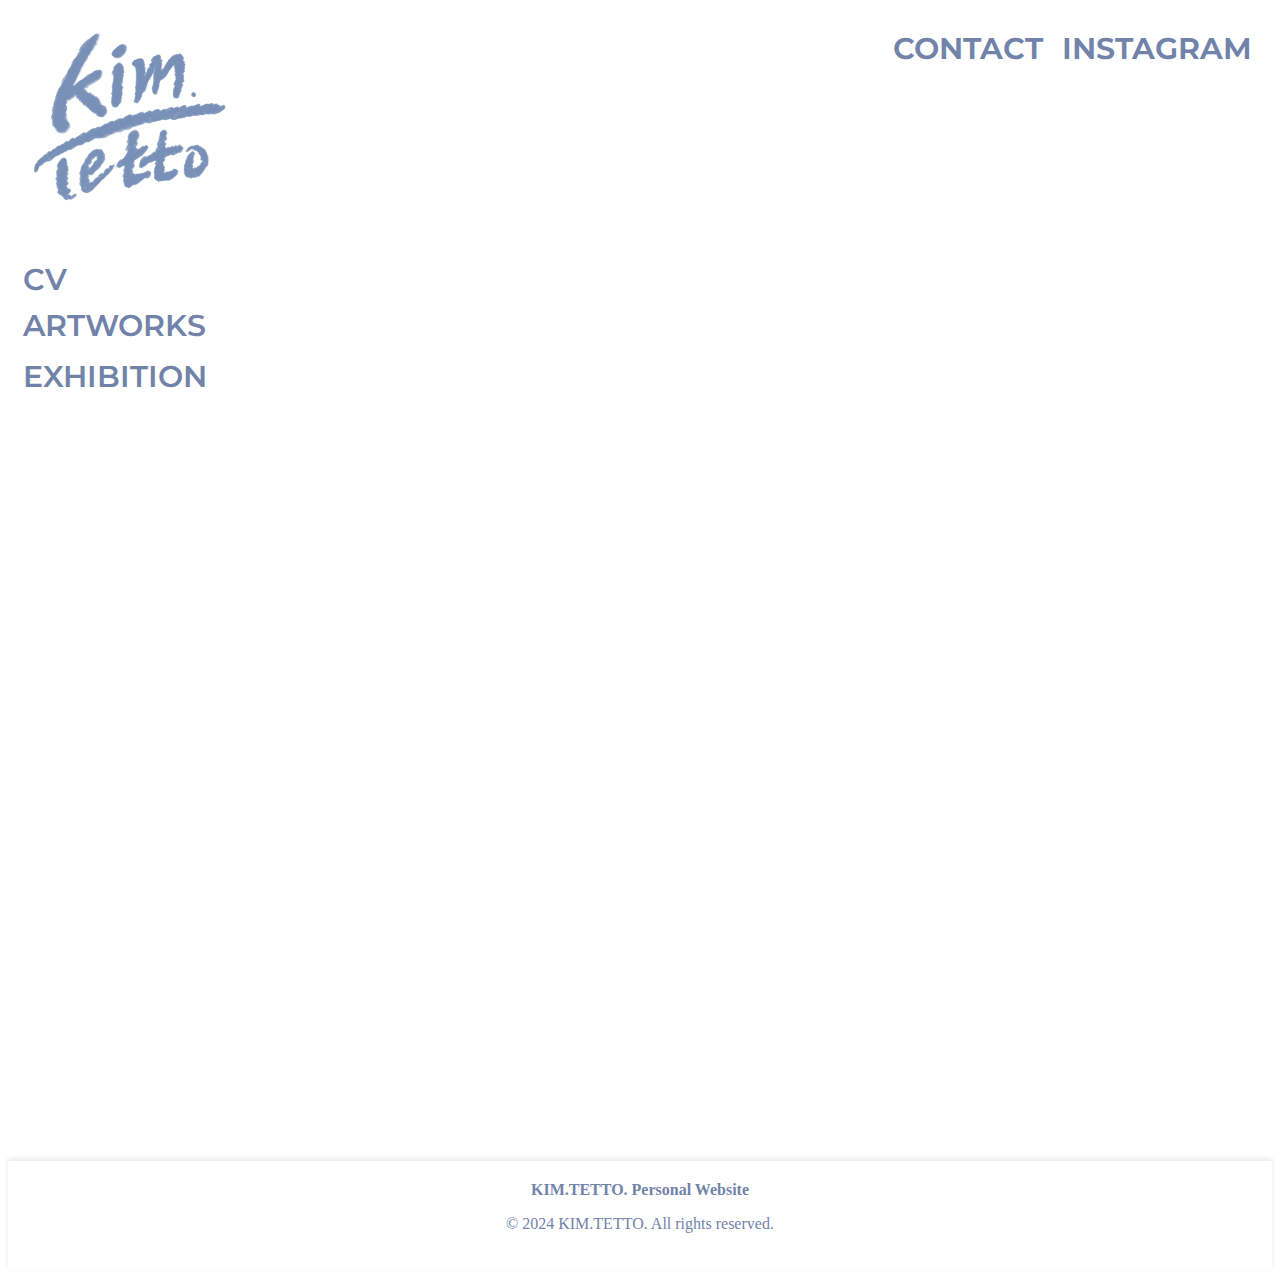
<file: index.html>
<!DOCTYPE html>
<html lang="ko">
<head>
    <meta charset="UTF-8">
    <meta name="viewport" content="width=device-width, initial-scale=1.0">
    <title>.KIM.TETTO</title>
    
    <link rel="stylesheet" type="text/css" href="style.css">
    <link href="https://fonts.googleapis.com/css2?family=Montserrat:ital,wght@0,100..900;1,100..900&display=swap" rel="stylesheet">
    <link href="https://fonts.googleapis.com/css2?family=Montserrat:ital,wght@0,100..900;1,100..900&family=Noto+Sans:ital,wght@0,100..900;1,100..900&display=swap" rel="stylesheet">

<!-- 타이틀 아이콘 추가 -->
  <link rel="icon" href="logo.png" type="image/x-icon">

</head>

<body>


    <div class="frame">
        
        <nav class="navigator">

            <a href="index.html" class="home-link">
                <img src="logo1.png" alt="KIM.TETTO" class="logo-image">
            </a>
        <ul>
            <li><a class="nav-menu" href="contact.html">CONTACT</a></li>
            <li><a class="nav-menu" href="https://www.instagram.com/kim.tetto/?igsh=MTloZDBwNHRqNmhoNA%3D%3D">INSTAGRAM</a></li>
        </ul>

    </nav>

    </div>

    

    
    <div class="frame1">

        <nav class="navigator1">

            <h5><a href="CV.html" class="nav-link large-font">CV</a></h5>


            <div class="menu-item">
                <!--하위메뉴-->
            <h5><a class="nav-link large-font">ARTWORKS</a></h5>
            <ul class="submenu">
                <li><a href="Illustration.html" class="menu-link">Illustration</a></li>
                <li><a href="Drawings.html" class="menu-link">Drawings</a></li>
            </ul>
        </div>

            <h5><a href="EXHIBITION.html" class="nav-link large-font">EXHIBITION</a></h5>

        </nav>

    

    </div>

    

    <!-- 중앙 배치된 이미지 섹션 -->

    <div class="mainimage">
        <img src="앞면.jpg" alt="Centered Image" class="center-image">
    </div>
</div>


</body>
</html>

<!--footer-->
<footer class="footer">
    <div class="footer-content">
        
             <P1>KIM.TETTO. Personal Website</P1>
        <p>&copy; 2024 KIM.TETTO. All rights reserved.</p>
       
        </div>
    </div>
</footer>
</file>
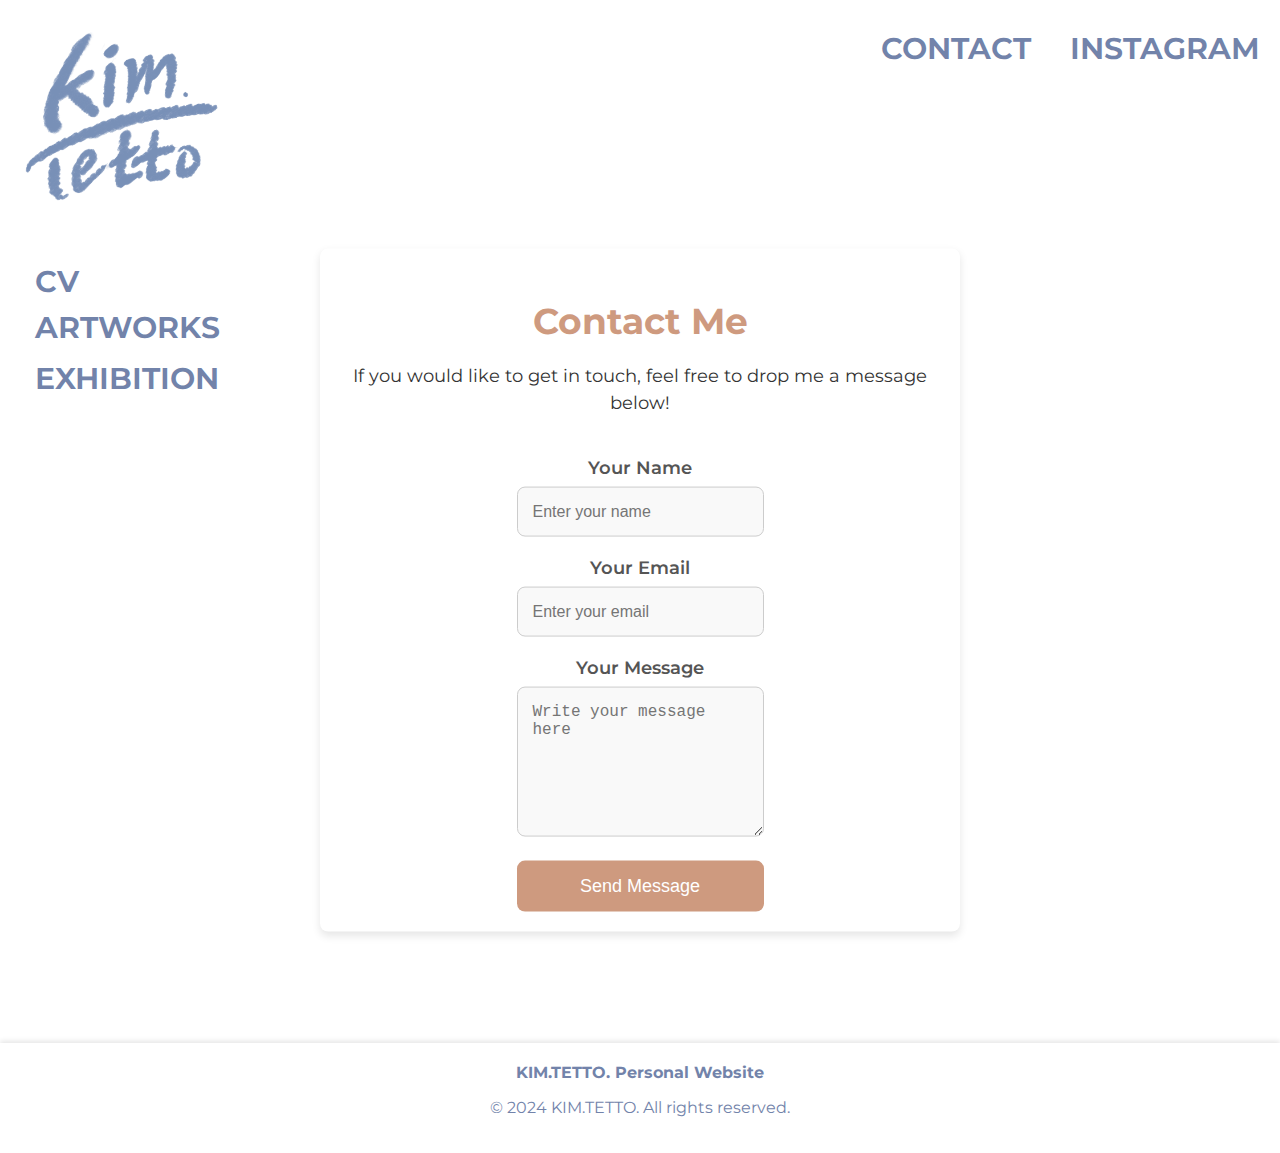
<file: contact.html>
<!DOCTYPE html>
<html lang="ko">
<head>
    <meta charset="UTF-8">
    <meta name="viewport" content="width=device-width, initial-scale=1.0">
    <title>CONTACT</title>
    
    <link rel="stylesheet" type="text/css" href="contact.css">
    <link rel="stylesheet" href="https://cdnjs.cloudflare.com/ajax/libs/font-awesome/6.0.0-beta3/css/all.min.css">
    <link href="https://fonts.googleapis.com/css2?family=Montserrat:ital,wght@0,100..900;1,100..900&display=swap" rel="stylesheet">
    <link href="https://fonts.googleapis.com/css2?family=Montserrat:ital,wght@0,100..900;1,100..900&family=Noto+Sans:ital,wght@0,100..900&display=swap" rel="stylesheet">
    
    <!-- 타이틀 아이콘 추가 -->
  <link rel="icon" href="logo.png" type="image/x-icon">

</head>
<body>
    <!-- 상단 이동 버튼 -->
    <button class="top-button" style="display: none;" onclick="window.scrollTo({top: 0, behavior: 'smooth'})">
        <i class="fas fa-arrow-up"></i>
    </button>

    <!-- 네비게이션 -->
    <div class="frame">
        <nav class="navigator">
            <h3 class="site-name">
                <a href="index.html" class="home-link">
                    <img src="logo1.png" alt="KIM.TETTO" class="logo-image">
                </a>
            </h3>
            <ul>
                <li><a class="nav-menu" href="contact.html">CONTACT</a></li>
                <li><a class="nav-menu" href="https://www.instagram.com/kim.tetto/">INSTAGRAM</a></li>
            </ul>
        </nav>
        <div class="frame1">
            <nav class="navigator1">
                <h5><a href="CV.html" class="nav-link large-font">CV</a></h5>
                <div class="menu-item">
                    <h5><a class="nav-link large-font">ARTWORKS</a></h5>
                    <ul class="submenu">
                        <li><a href="Illustration.html" class="menu-link">Illustration</a></li>
                        <li><a href="Drawings.html" class="menu-link">Drawings</a></li>
                    </ul>
                </div>
                <h5><a href="EXHIBITION.html" class="nav-link large-font">EXHIBITION</a></h5>
            </nav>
        </div>
        
        <!-- 연락 폼 섹션 -->
        <section class="contact-section">
            <div class="contact-info">
                <h2 class="section-title">Contact Me</h2>
                <p>If you would like to get in touch, feel free to drop me a message below!</p>
            </div>
            <div class="contact-form-container">
                <form action="#" method="post" class="contact-form">
                    <div class="form-group">
                        <label for="name">Your Name</label>
                        <input type="text" id="name" name="name" placeholder="Enter your name" required>
                    </div>
                    <div class="form-group">
                        <label for="email">Your Email</label>
                        <input type="email" id="email" name="email" placeholder="Enter your email" required>
                    </div>
                    <div class="form-group">
                        <label for="message">Your Message</label>
                        <textarea id="message" name="message" placeholder="Write your message here" required></textarea>
                    </div>
                    <button type="submit" class="submit-button">Send Message</button>
                </form>
            </div>
        </section>

        <!-- 팝업 메시지 -->
        <div id="popup" class="popup">성공적으로 전송되었습니다.</div>
    </div>

    <!-- 하단 푸터 -->
    <footer class="footer">
        <div class="footer-content">
            <p1>KIM.TETTO. Personal Website</p1>
            <p>&copy; 2024 KIM.TETTO. All rights reserved.</p>
        </div>
    </footer>

    <!-- JavaScript -->
    <script>
        // 폼 제출 후 팝업 표시
        document.querySelector('.contact-form').addEventListener('submit', function(event) {
            event.preventDefault(); // 폼 제출 막기
            const popup = document.getElementById('popup');
            popup.classList.add('show');
            setTimeout(() => {
                popup.classList.remove('show');
            }, 3000);
        });

        // 상단 이동 버튼 표시/숨김
        const topButton = document.querySelector('.top-button');
        window.addEventListener('scroll', () => {
            topButton.style.display = window.scrollY > 200 ? 'flex' : 'none';
        });
    </script>
    
</body>
</html>
</file>
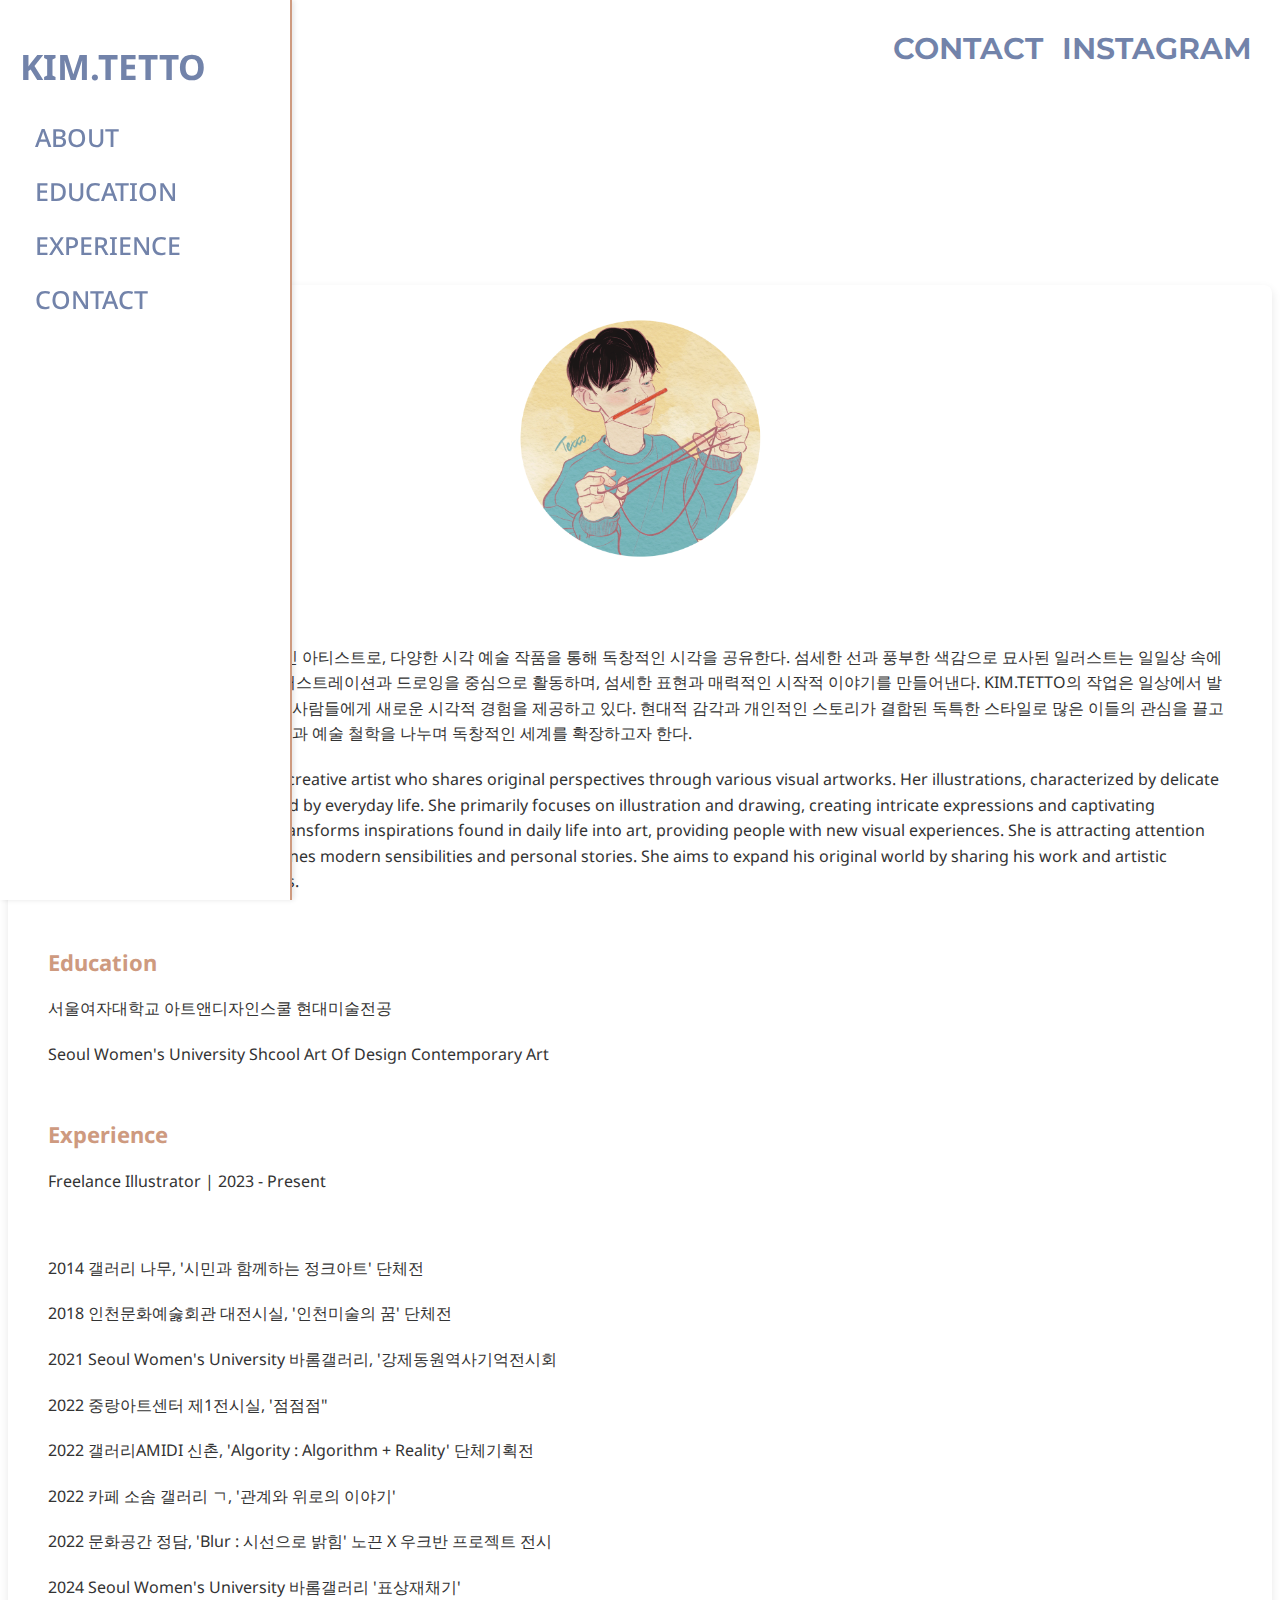
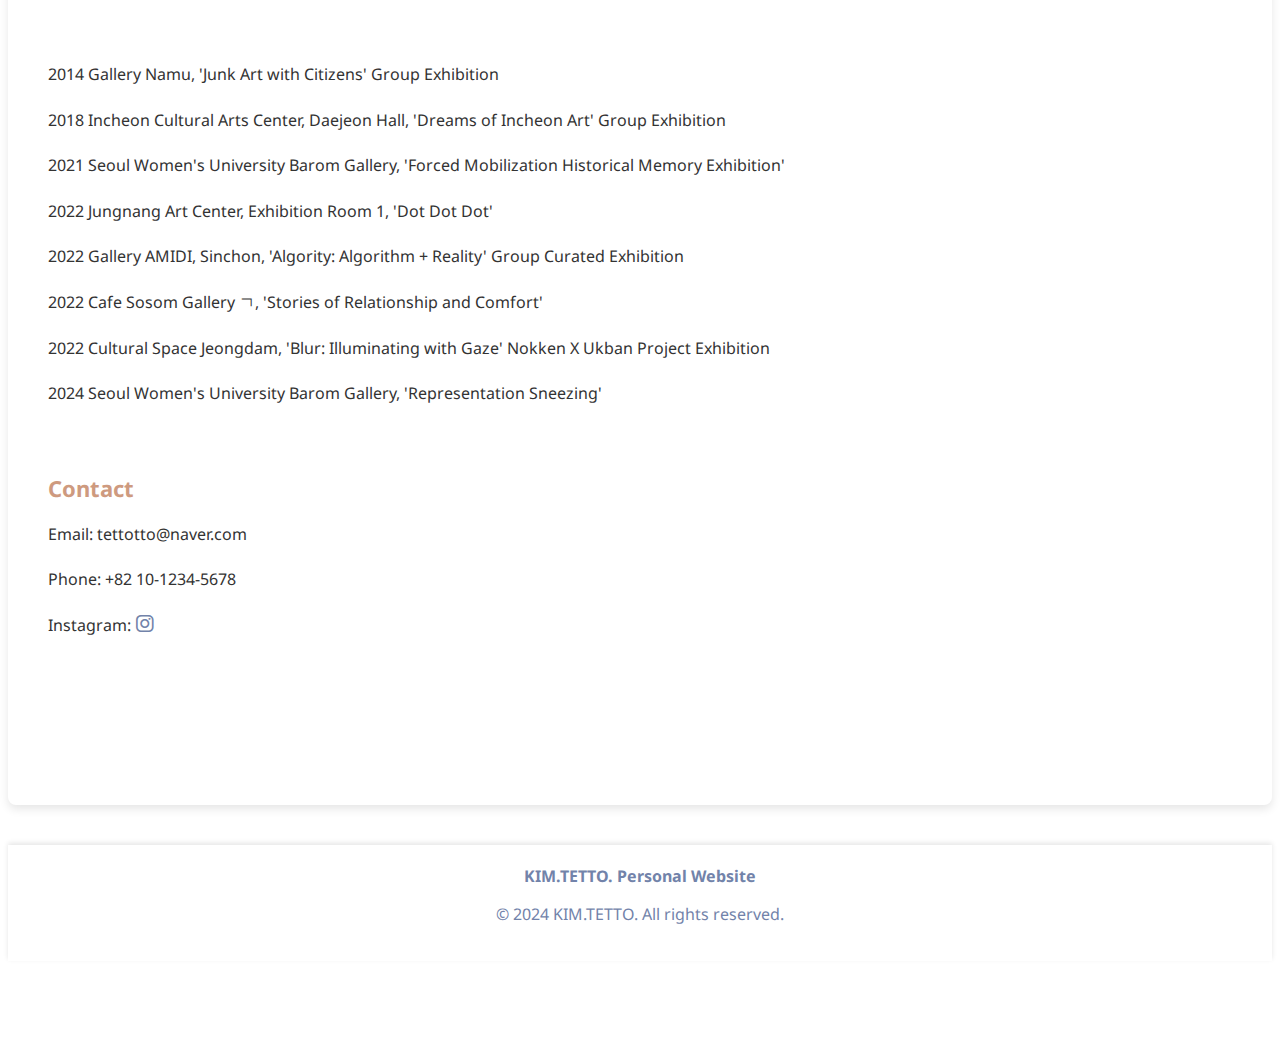
<file: CV.html>
<!DOCTYPE html>
<html lang="ko">
<head>
    <meta charset="UTF-8">
    <meta name="viewport" content="width=device-width, initial-scale=1.0">
    <title>CV</title>
    
    <link rel="stylesheet" type="text/css" href="CV.css">
    <link rel="stylesheet" href="https://cdnjs.cloudflare.com/ajax/libs/font-awesome/6.0.0-beta3/css/all.min.css">
    <link href="https://fonts.googleapis.com/css2?family=Montserrat:ital,wght@0,100..900;1,100..900&display=swap" rel="stylesheet">
    <link href="https://fonts.googleapis.com/css2?family=Montserrat:ital,wght@0,100..900;1,100..900&family=Noto+Sans:ital,wght@0,100..900;1,100..900&display=swap" rel="stylesheet">
    <link href="https://cdnjs.cloudflare.com/ajax/libs/font-awesome/6.0.0-beta3/css/all.min.css" rel="stylesheet">

<!-- 타이틀 아이콘 추가 -->
<link rel="icon" href="logo.png" type="image/x-icon">

</head>

<body>

     <!-- 여기에 HTML 콘텐츠 -->

     <button class="top-button" onclick="window.scrollTo(0, 0)">
        <i class="fas fa-arrow-up"></i> <!-- Font Awesome 화살표 아이콘 -->
    </button>
    
 <!-- 자바스크립트 코드 추가 -->
 <script>
    window.onscroll = function() {
        var button = document.querySelector('.top-button');
        if (document.body.scrollTop > 50 || document.documentElement.scrollTop > 50) {
            button.style.display = 'flex'; // 스크롤을 내리면 버튼 표시
        } else {
            button.style.display = 'none'; // 스크롤을 맨 위로 올리면 버튼 숨김
        }
    };
</script>

    <div class="frame">
        
        <nav class="navigator">

            <a href="index.html" class="home-link">
                <img src="logo1.png" alt="KIM.TETTO" class="logo-image">
            </a>
        <ul>
            <li><a class="nav-menu" href="contact.html">CONTACT</a></li>
            <li><a class="nav-menu" href="https://www.instagram.com/kim.tetto/?igsh=MTloZDBwNHRqNmhoNA%3D%3D">INSTAGRAM</a></li>
        </ul>

    </nav>

    </div>

    <div class="cv-container">
        <!-- 좌측 고정 네비게이션 -->
        <nav class="cv-sidebar">
            <h1 class="cv-name">KIM.TETTO</h1>
            <ul class="cv-menu">
                <li><a href="#about">ABOUT</a></li>
                <li><a href="#education">EDUCATION</a></li>
                <li><a href="#experience">EXPERIENCE</a></li>
                <li><a href="#contact">CONTACT</a></li>
            </ul>
        </nav>

        <!-- 우측 본문 -->
        <div class="cv-content">
            <section id="about" class="cv-section">
                <div class="logo-container">
                    <img src="logo.png" alt="Logo" class="logo">
                </div>

                <br>
                <h2>About</h2>
                <p>KIM.TETTO는 감성적이고 창의적인 아티스트로, 다양한 시각 예술 작품을 통해 독창적인 시각을 공유한다.
                    섬세한 선과 풍부한 색감으로 묘사된 일러스트는 일일상 속에서 영감을 얻어 창조된다. 
                    주로 일러스트레이션과 드로잉을 중심으로 활동하며, 섬세한 표현과 매력적인 시작적 이야기를 만들어낸다. 
                    KIM.TETTO의 작업은 일상에서 발견한 영감들을 예술로 승화시키며, 사람들에게 새로운 시각적 경험을 제공하고 있다.
                    현대적 감각과 개인적인 스토리가 결합된 독특한 스타일로 많은 이들의 관심을 끌고 있다.
                    다양한 플랫폼에서 그의 작품과 예술 철학을 나누며 독창적인 세계를 확장하고자 한다. 

        
                    <p>KIM.TETTO is an emotional and creative artist who shares original perspectives through various visual artworks. 
                        Her illustrations, characterized by delicate lines and rich colors, are inspired by everyday life. 
                        She primarily focuses on illustration and drawing, creating intricate expressions and captivating narratives. 
                        KIM.TETTO's work transforms inspirations found in daily life into art, providing people with new visual experiences. 
                        She is attracting attention with his unique style that combines modern sensibilities and personal stories. 
                        She aims to expand his original world by sharing his work and artistic philosophy on various platforms.</p>

                </p>

            </section>
            <section id="education" class="cv-section">
                <h2>Education</h2>
                <p>서울여자대학교 아트앤디자인스쿨 현대미술전공</p>
                <p>Seoul Women's University Shcool Art Of Design Contemporary Art</p>



            </section>
            <section id="experience" class="cv-section">
                <h2>Experience</h2>
                <p>Freelance Illustrator | 2023 - Present</p>
                <br>
                <p>2014 갤러리 나무, '시민과 함께하는 정크아트' 단체전</p>
                <p>2018 인천문화예숧회관 대전시실, '인천미술의 꿈' 단체전</p>
                <p>2021 Seoul Women's University 바롬갤러리, '강제동원역사기억전시회</p>
                <P>2022 중랑아트센터 제1전시실, '점점점"</P>
                <P>2022 갤러리AMIDI 신촌, 'Algority : Algorithm + Reality' 단체기획전</P>
                <p>2022 카페 소솜 갤러리 ㄱ, '관계와 위로의 이야기'</p>
                <p>2022 문화공간 정담, 'Blur : 시선으로 밝힘' 노끈 X 우크반 프로젝트 전시</p>
                <P>2024 Seoul Women's University 바롬갤러리 '표상재채기'</P>

                <br>
                <p>2014 Gallery Namu, 'Junk Art with Citizens' Group Exhibition</p>
                <p>2018 Incheon Cultural Arts Center, Daejeon Hall, 'Dreams of Incheon Art' Group Exhibition</p>
                <p>2021 Seoul Women's University Barom Gallery, 'Forced Mobilization Historical Memory Exhibition'</p>
                <p>2022 Jungnang Art Center, Exhibition Room 1, 'Dot Dot Dot'</p>
                <p>2022 Gallery AMIDI, Sinchon, 'Algority: Algorithm + Reality' Group Curated Exhibition</p>
                <p>2022 Cafe Sosom Gallery ㄱ, 'Stories of Relationship and Comfort'</p>
                <p>2022 Cultural Space Jeongdam, 'Blur: Illuminating with Gaze' Nokken X Ukban Project Exhibition</p>
                <p>2024 Seoul Women's University Barom Gallery, 'Representation Sneezing'</p>


                <section id="contact" class="cv-section">
                    <br>
                    <h2>Contact</h2>
                    <p>Email: tettotto@naver.com</p>
                    <p>Phone: +82 10-1234-5678</p>
                    <p>Instagram: 
                        <a href="https://www.instagram.com/kim.tetto/" target="_blank">
                            <i class="fab fa-instagram"></i>
                        </a>
                    </p>
                </section>
                

            <button class="top-button" onclick="scrollToTop()">↑</button>

        </div>
    </div>
</body>
</html>


<!--footer-->
<footer class="footer">
    <div class="footer-content">
        
        <P1>KIM.TETTO. Personal Website</P1>
        <p>&copy; 2024 KIM.TETTO. All rights reserved.</p>
       
        </div>
    </div>
</footer>
</file>
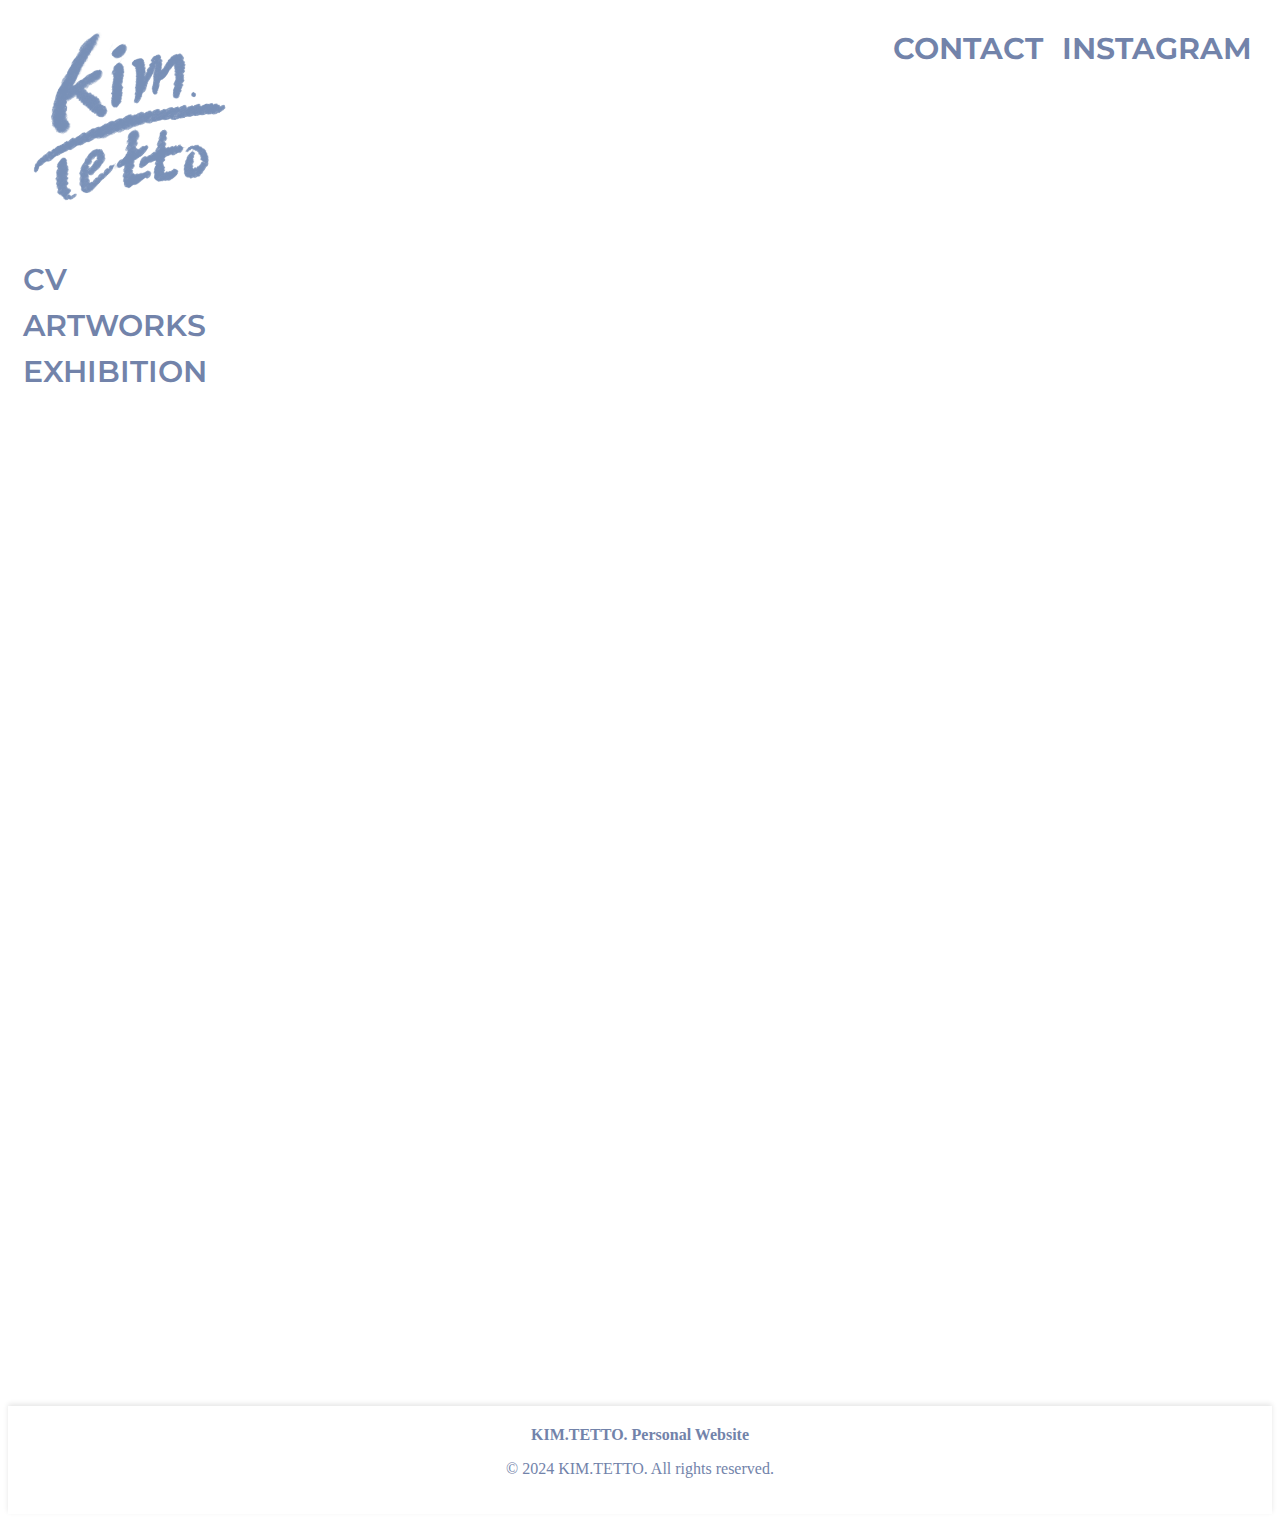
<file: Drawings.html>
<!DOCTYPE html>
<html lang="ko">
<head>
    <meta charset="UTF-8">
    <meta name="viewport" content="width=device-width, initial-scale=1.0">
    <title>Drawings</title>
    
    <link rel="stylesheet" type="text/css" href="Drawings.css">
    <link rel="stylesheet" href="https://cdnjs.cloudflare.com/ajax/libs/font-awesome/6.0.0-beta3/css/all.min.css">

    <link href="https://fonts.googleapis.com/css2?family=Montserrat:ital,wght@0,100..900;1,100..900&display=swap" rel="stylesheet">
    <link href="https://fonts.googleapis.com/css2?family=Montserrat:ital,wght@0,100..900;1,100..900&family=Noto+Sans:ital,wght@0,100..900;1,100..900&display=swap" rel="stylesheet">
<!-- Swiper.js CSS -->
<link
    rel="stylesheet"
    href="https://cdn.jsdelivr.net/npm/swiper@11/swiper-bundle.min.css"
/>
<!-- Swiper.js JavaScript -->
<script src="https://cdn.jsdelivr.net/npm/swiper@11/swiper-bundle.min.js"></script>

<!-- 타이틀 아이콘 추가 -->
<link rel="icon" href="logo.png" type="image/x-icon">

</head>

<body>

    <!-- 여기에 HTML 콘텐츠 -->

    <button class="top-button" onclick="window.scrollTo(0, 0)">
        <i class="fas fa-arrow-up"></i> <!-- Font Awesome 화살표 아이콘 -->
    </button>
    
 <!-- 자바스크립트 코드 추가 -->
 <script>
    window.onscroll = function() {
        var button = document.querySelector('.top-button');
        if (document.body.scrollTop > 50 || document.documentElement.scrollTop > 50) {
            button.style.display = 'flex'; // 스크롤을 내리면 버튼 표시
        } else {
            button.style.display = 'none'; // 스크롤을 맨 위로 올리면 버튼 숨김
        }
    };
</script>



    <div class="frame">
        
        <nav class="navigator">

            <a href="index.html" class="home-link">
                <img src="logo1.png" alt="KIM.TETTO" class="logo-image">
            </a>
        <ul>
            <li><a class="nav-menu" href="contact.html">CONTACT</a></li>
            <li><a class="nav-menu" href="https://www.instagram.com/kim.tetto/?igsh=MTloZDBwNHRqNmhoNA%3D%3D">INSTAGRAM</a></li>
        </ul>

    </nav>

    </div>

    

    
    <div class="frame1">

        <nav class="navigator1">

            <h5><a href="CV.html" class="nav-link large-font">CV</a></h5>


            <div class="menu-item">
                <!--하위메뉴-->
            <h5><a class="nav-link large-font">ARTWORKS</a></h5>
            <ul class="submenu">
                <li><a href="Illustration.html" class="menu-link">Illustration</a></li>
                <li><a href="Drawings.html" class="menu-link">Drawings</a></li>
            </ul>
        </div>

            <h5><a href="EXHIBITION.html" class="nav-link large-font">EXHIBITION</a></h5>

        </nav>

    

    </div>


<!-- 이미지 섹션 -->
<section class="works-section">
    <div class="works-grid">
        <div class="work-item">
            <img src="DD5.jpg" alt="Drawing 1" class="work-image" data-index="0">
        </div>
        <div class="work-item">
            <img src="DD6.jpg" alt="Drawing 2" class="work-image" data-index="1">
        </div>
        <div class="work-item">
            <img src="DD7.jpg" alt="Drawing 3" class="work-image" data-index="2">
        </div>
        <div class="work-item">
            <img src="DD10.jpg" alt="Drawing 4" class="work-image" data-index="3">
        </div>
        <div class="work-item">
            <img src="DD9.jpg" alt="Drawing 5" class="work-image" data-index="4">
        </div>
        <div class="work-item">
            <img src="DD1.jpg" alt="Drawing 6" class="work-image" data-index="5">
        </div>
        <div class="work-item">
            <img src="DD2.jpg" alt="Drawing 7" class="work-image" data-index="6">
        </div>
        <div class="work-item">
            <img src="DD3.jpg" alt="Drawing 8" class="work-image" data-index="7">
        </div>
        <div class="work-item">
            <img src="DD88.jpg" alt="Drawing 9" class="work-image" data-index="8">
        </div>
    </div>
</section>

<!-- 모달 창 -->
<div class="modal" id="imageModal">
    <div class="modal-content">
        <!-- Swiper 슬라이더 -->
        <div class="swiper mySwiper">
            <div class="swiper-wrapper">
                <!-- 슬라이드 이미지들 -->
                <div class="swiper-slide"><img src="DD5.jpg" alt="Drawing 1"></div>
                <div class="swiper-slide"><img src="DD6.jpg" alt="Drawing 2"></div>
                <div class="swiper-slide"><img src="DD7.jpg" alt="Drawing 3"></div>
                <div class="swiper-slide"><img src="DD10.jpg" alt="Drawing 4"></div>
                <div class="swiper-slide"><img src="DD9.jpg" alt="Drawing 5"></div>
                <div class="swiper-slide"><img src="DD1.jpg" alt="Drawing 6"></div>
                <div class="swiper-slide"><img src="DD2.jpg" alt="Drawing 7"></div>
                <div class="swiper-slide"><img src="DD3.jpg" alt="Drawing 8"></div>
                <div class="swiper-slide"><img src="DD88.jpg" alt="Drawing 9"></div>
            </div>
            <!-- 네비게이션 버튼 -->
            <div class="swiper-button-next"></div>
            <div class="swiper-button-prev"></div>
            <div class="swiper-pagination"></div>
        </div>
        <!-- 닫기 버튼 -->
        <span class="close-btn" id="closeModal">&times;</span>
    </div>
</div>


</body>
</html>

<script>
    document.addEventListener("DOMContentLoaded", function () {
        const modal = document.getElementById("imageModal");
        const closeModal = document.getElementById("closeModal");
        const images = document.querySelectorAll(".work-image");
    
        // Swiper 초기화
        const swiper = new Swiper(".mySwiper", {
            loop: true,
            navigation: {
                nextEl: ".swiper-button-next",
                prevEl: ".swiper-button-prev",
            },
            pagination: {
                el: ".swiper-pagination",
                clickable: true,
            },
        });
    
        // 이미지 클릭 이벤트
        images.forEach((image, index) => {
            image.addEventListener("click", () => {
                swiper.slideToLoop(index, 0); // 클릭한 이미지로 이동
                modal.style.display = "flex";
            });
        });
    
        // 모달 닫기 이벤트
        closeModal.addEventListener("click", () => {
            modal.style.display = "none";
        });
    
        // 모달 외부 클릭 시 닫기
        modal.addEventListener("click", (e) => {
            if (e.target === modal) {
                modal.style.display = "none";
            }
        });
    });
    </script>

    <!--footer-->
    <footer class="footer">
        <div class="footer-content">
            
            <P1>KIM.TETTO. Personal Website</P1>
            <p>&copy; 2024 KIM.TETTO. All rights reserved.</p>
           
            </div>
        </div>
    </footer>
</file>
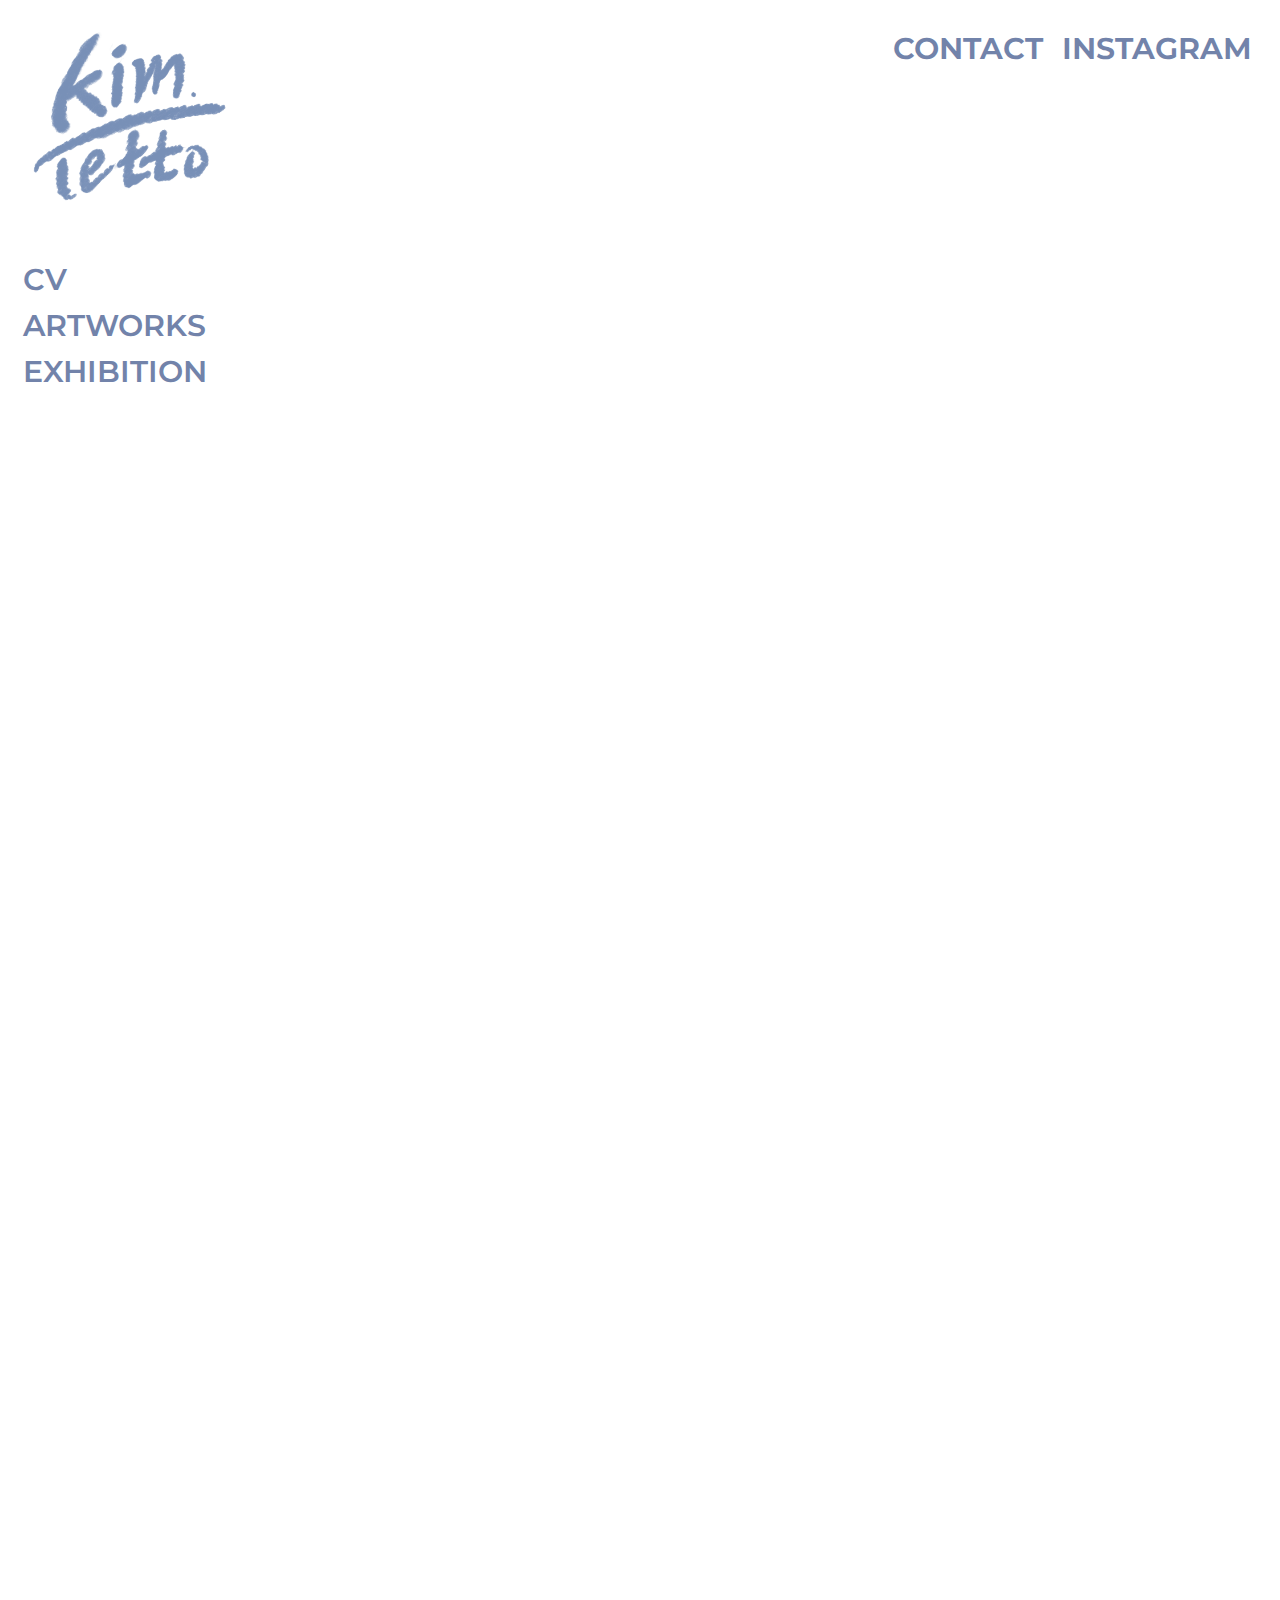
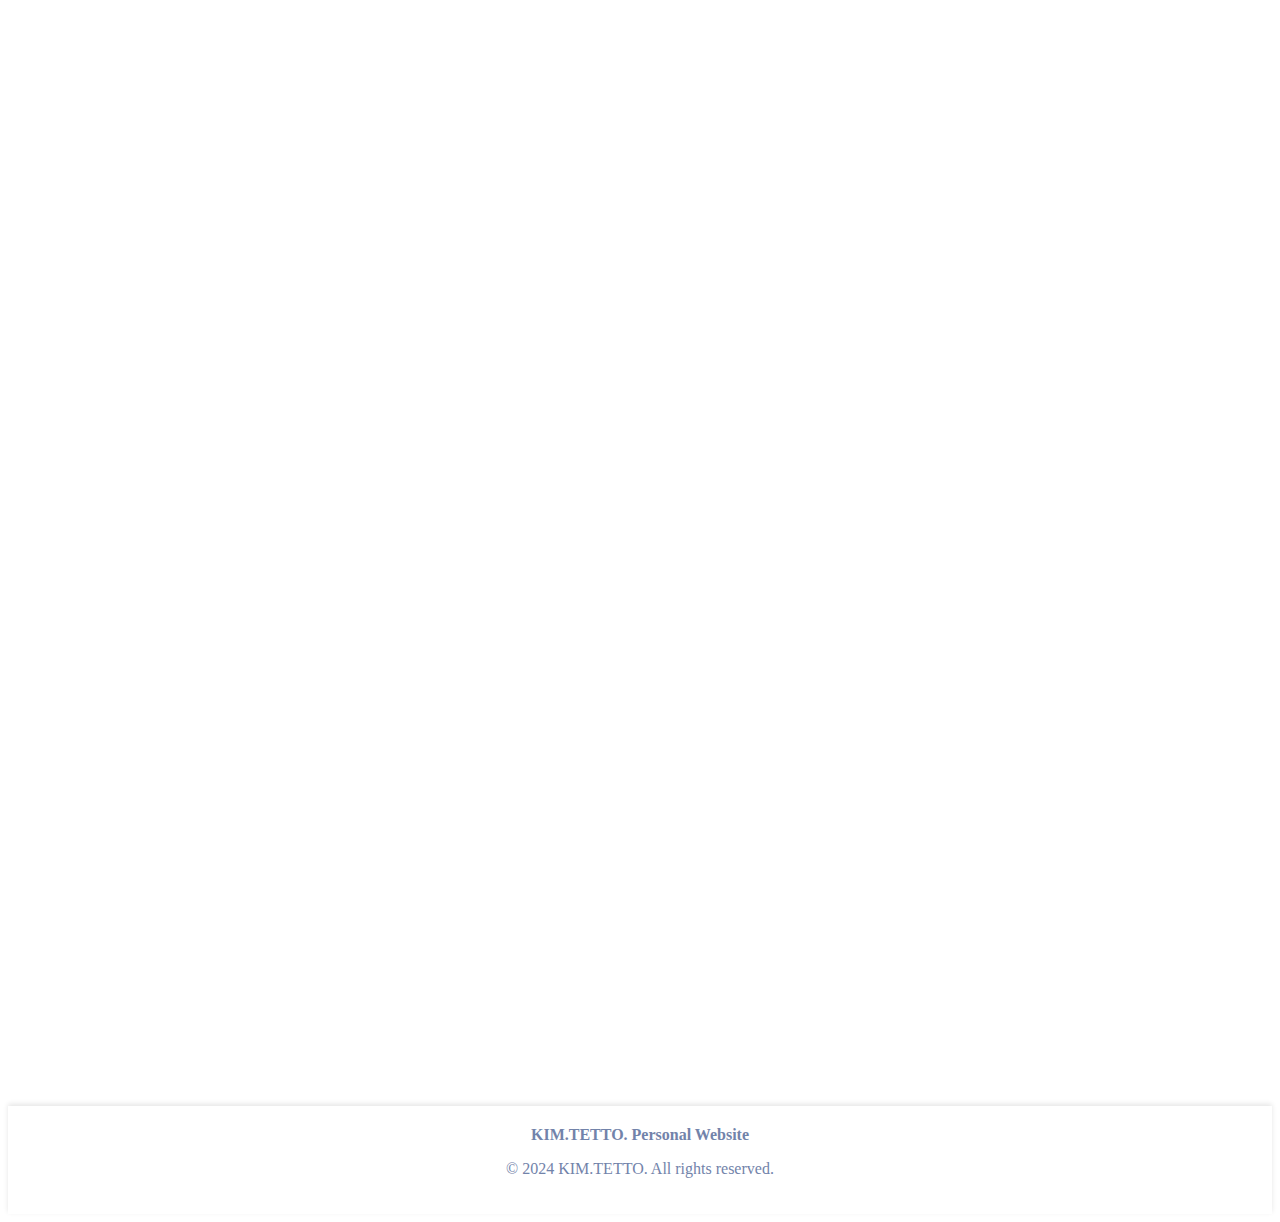
<file: Illustration.html>
<!DOCTYPE html>
<html lang="ko">
<head>
    <meta charset="UTF-8">
    <meta name="viewport" content="width=device-width, initial-scale=1.0">
    <title>Illustration</title>
    
    <link rel="stylesheet" type="text/css" href="Illustration.css">
    <link rel="stylesheet" href="https://cdnjs.cloudflare.com/ajax/libs/font-awesome/6.0.0-beta3/css/all.min.css">

    <link href="https://fonts.googleapis.com/css2?family=Montserrat:ital,wght@0,100..900;1,100..900&display=swap" rel="stylesheet">
    <link href="https://fonts.googleapis.com/css2?family=Montserrat:ital,wght@0,100..900;1,100..900&family=Noto+Sans:ital,wght@0,100..900;1,100..900&display=swap" rel="stylesheet">
<!-- Swiper.js CSS -->
<link
    rel="stylesheet"
    href="https://cdn.jsdelivr.net/npm/swiper@11/swiper-bundle.min.css"
/>
<!-- Swiper.js JavaScript -->
<script src="https://cdn.jsdelivr.net/npm/swiper@11/swiper-bundle.min.js"></script>

<!-- 타이틀 아이콘 추가 -->
<link rel="icon" href="logo.png" type="image/x-icon">

</head>

<body>

    <!-- top -->

    <button class="top-button" onclick="window.scrollTo(0, 0)">
        <i class="fas fa-arrow-up"></i> <!-- Font Awesome 화살표 아이콘 -->
    </button>
    
 <!-- 자바스크립트 코드 추가 -->
 <script>
    window.onscroll = function() {
        var button = document.querySelector('.top-button');
        if (document.body.scrollTop > 50 || document.documentElement.scrollTop > 50) {
            button.style.display = 'flex'; // 스크롤을 내리면 버튼 표시
        } else {
            button.style.display = 'none'; // 스크롤을 맨 위로 올리면 버튼 숨김
        }
    };
</script>



    <div class="frame">
        
        <nav class="navigator">

            <a href="index.html" class="home-link">
                <img src="logo1.png" alt="KIM.TETTO" class="logo-image">
            </a>
        <ul>
            <li><a class="nav-menu" href="contact.html">CONTACT</a></li>
            <li><a class="nav-menu" href="https://www.instagram.com/kim.tetto/?igsh=MTloZDBwNHRqNmhoNA%3D%3D">INSTAGRAM</a></li>
        </ul>

    </nav>

    </div>

    

    
    <div class="frame1">

        <nav class="navigator1">

            <h5><a href="CV.html" class="nav-link large-font">CV</a></h5>


            <div class="menu-item">
                <!--하위메뉴-->
            <h5><a class="nav-link large-font">ARTWORKS</a></h5>
            <ul class="submenu">
                <li><a href="Illustration.html" class="menu-link">Illustration</a></li>
                <li><a href="Drawings.html" class="menu-link">Drawings</a></li>
            </ul>
        </div>

            <h5><a href="EXHIBITION.html" class="nav-link large-font">EXHIBITION</a></h5>

        </nav>

    

    </div>


    <section class="works-section">
        <div class="works-grid">


            <!-- 이미지 카드 -->
            <div class="work-item">

                <img src="I1.jpg" alt="ill 1" class="work-image">
            </div>
            <div class="work-item">
                <img src="I2.jpg" alt="ill 2" class="work-image">
            </div>
            <div class="work-item">
                <img src="I3.jpg" alt="ill 3" class="work-image">
            </div>
            <div class="work-item">
                <img src="I4.jpg" alt="ill 4" class="work-image">
            </div>
            <div class="work-item">
                <img src="I5.jpg" alt="ill 5" class="work-image">
            </div>
            <div class="work-item">
                <img src="I6.jpg" alt="ill 6" class="work-image">
            </div>
            <div class="work-item">
                <img src="I7.jpg" alt="ill 7" class="work-image">
            </div>
            <div class="work-item">
                <img src="I8.jpg" alt="ill 8" class="work-image">
            </div>

            <div class="work-item">
                <img src="I9.jpg" alt="ill 9" class="work-image">
            </div>
            <div class="work-item">
                <img src="I10.jpg" alt="ill 10" class="work-image">
            </div>
            <div class="work-item">
                <img src="I11.jpg" alt="ill 11" class="work-image">
            </div>
            <div class="work-item">
                <img src="I12.jpg" alt="ill 12" class="work-image">
            </div>
            <div class="work-item">
                <img src="I13.jpg" alt="ill 13" class="work-image">
            </div>
            <div class="work-item">
                <img src="I14.jpg" alt="ill 14" class="work-image">
            </div>
            <div class="work-item">
                <img src="I15.jpg" alt="ill 15" class="work-image">
            </div>
            <div class="work-item">
                <img src="I16.jpg" alt="ill 16" class="work-image">
            </div>
            <div class="work-item">
                <img src="I17.jpg" alt="ill 17" class="work-image">
            </div>
            <div class="work-item">
                <img src="I18.jpg" alt="ill 18" class="work-image">
            </div>
            <div class="work-item">
                <img src="I19.jpg" alt="ill 19" class="work-image">
            </div>
            <div class="work-item">
                <img src="120.jpg" alt="ill 20" class="work-image">
            </div>
        </div>
    </section>


<!-- 모달 창 -->
<div class="modal" id="imageModal">
    <div class="modal-content">
        <!-- Swiper 슬라이더 -->
        <div class="swiper mySwiper">
            <div class="swiper-wrapper">
                <!-- 슬라이드 이미지들 -->
                <div class="swiper-slide"><img src="I1.jpg" alt="ill 1"></div>
                <div class="swiper-slide"><img src="I2.jpg" alt="ill 2"></div>
                <div class="swiper-slide"><img src="I3.jpg" alt="ill 3"></div>
                <div class="swiper-slide"><img src="I4.jpg" alt="ill 4"></div>
                <div class="swiper-slide"><img src="I5.jpg" alt="ill 5"></div>
                <div class="swiper-slide"><img src="I6.jpg" alt="ill 6"></div>
                <div class="swiper-slide"><img src="I7.jpg" alt="ill 7"></div>
                <div class="swiper-slide"><img src="I8.jpg" alt="ill 8"></div>
                <div class="swiper-slide"><img src="I9.jpg" alt="ill 9"></div>
                <div class="swiper-slide"><img src="I10.jpg" alt="ill 10"></div>
                <div class="swiper-slide"><img src="I11.jpg" alt="ill 11"></div>
                <div class="swiper-slide"><img src="I12.jpg" alt="ill 12"></div>
                <div class="swiper-slide"><img src="I13.jpg" alt="ill 13"></div>
                <div class="swiper-slide"><img src="I14.jpg" alt="ill 14"></div>
                <div class="swiper-slide"><img src="I15.jpg" alt="ill 15"></div>
                <div class="swiper-slide"><img src="I16.jpg" alt="ill 16"></div>
                <div class="swiper-slide"><img src="I17.jpg" alt="ill 17"></div>
                <div class="swiper-slide"><img src="I18.jpg" alt="ill 18"></div>
                <div class="swiper-slide"><img src="I19.jpg" alt="ill 19"></div>
                <div class="swiper-slide"><img src="120.jpg" alt="ill 20"></div>

            </div>

            <!-- 네비게이션 버튼 -->
            <div class="swiper-button-next"></div>
            <div class="swiper-button-prev"></div>
            <div class="swiper-pagination"></div>
        </div>
        <!-- 닫기 버튼 -->
        <span class="close-btn" id="closeModal">&times;</span>
    </div>
</div>


</body>
</html>

<script>
    document.addEventListener("DOMContentLoaded", function () {
        const modal = document.getElementById("imageModal");
        const closeModal = document.getElementById("closeModal");
        const images = document.querySelectorAll(".work-image");
    
        // Swiper 초기화
        const swiper = new Swiper(".mySwiper", {
            loop: true,
            navigation: {
                nextEl: ".swiper-button-next",
                prevEl: ".swiper-button-prev",
            },
            pagination: {
                el: ".swiper-pagination",
                clickable: true,
            },
        });
    
        // 이미지 클릭 이벤트
        images.forEach((image, index) => {
            image.addEventListener("click", () => {
                swiper.slideToLoop(index, 0); // 클릭한 이미지로 이동
                modal.style.display = "flex";
            });
        });
    
        // 모달 닫기 이벤트
        closeModal.addEventListener("click", () => {
            modal.style.display = "none";
        });
    
        // 모달 외부 클릭 시 닫기
        modal.addEventListener("click", (e) => {
            if (e.target === modal) {
                modal.style.display = "none";
            }
        });
    });
    </script>
    
    <!--footer-->
<footer class="footer">
    <div class="footer-content">
        
        <P1>KIM.TETTO. Personal Website</P1>
        <p>&copy; 2024 KIM.TETTO. All rights reserved.</p>
       
        </div>
    </div>
</footer>
</file>
<file: style.css>
body{
    background-color: white;}
    

.frame{
    margin: 30px 20px;
    display:flex;
    flex-direction: column;

}

/*navigator*/

.navigator{
    display: flex;
    flex-direction: row;
    justify-content:space-between;
}

li{
    display: inline;
    align-self:center;
    margin:0;
    margin-left:15px;


}

ul{
    margin:0;
}


.logo-image {
    width: 200px; /* 원하는 너비 설정 */
    height: auto; /* 비율 유지 */
    transition: transform 0.3s ease, opacity 0.3s ease; /* 부드러운 전환 */
}

.logo-image:hover {
    transform: scale(1.1); /* 호버 시 확대 효과 */
    opacity: 0.8; /* 호버 시 투명도 조정 */
}

.site-name{
    margin: 0;
    font-family: "Montserrat", sans-serif;
    font-size: 40px;
    font-weight: 650;
    font-style: normal;
    color:#7283aa;
    transition: color 0.5s ease, font-size 0.5s ease; /* 부드러운 전환 */
    
    
}


h3:hover{
    color: #ce9a7f;
    font-size: 42px;

}


.nav-menu{
    font-family: "Montserrat", sans-serif;
    font-size: 30px;
    font-weight: 650;
    font-style: normal;
    color: #7283aa;
    text-decoration: none;
    display: inline-block;
    margin: 0;
    padding: 0;
    transition: color 0.5s ease, font-size 0.5s ease; /* 부드러운 전환 */
    
    
}

a{ 
    font-family: "Montserrat", sans-serif;
    color:#7283aa;
    font-size: 30px;
    font-weight: 600;
    font-style: normal;
    text-decoration:none;
    display: inline-block;
    margin: 0;
    padding: 0;
    transition: color 0.5s ease, font-size 0.5s ease; /* 부드러운 전환 */

}

a:hover{
    color: #ce9a7f;
    font-size: 32px 


}




/*nav-link*/

h5{
    font-family: "Noto Sans", sans-serif;
    font-size: 30px;
    font-weight: 500;
    font-style: normal;
    color: indianred;
    margin:0;
    z-index: 1;
    transition: color 0.5s ease, font-size 0.5s ease; /* 부드러운 전환 */
    
    
}

h5:hover{
    color: black;
    font-size: 32px;

}

.frame1{
    padding: 15px;
    margin-bottom: 750px;
    max-width: 200px; /* 가로 최대 범위를 제한 */
    
    
}

.navigator1{
    display: flex;
    flex-direction: column;
    justify-content:flex-start;
    gap: 5px;
}

/*하위 메뉴 스타일*/

.submenu {
    list-style: none;
    padding: 0;
    margin: 0;
    max-height: 0; /* 기본적으로 보이지 않음 */
    overflow: hidden; /* 숨겨진 영역 감추기 */
    transition: max-height 0.3s ease; /* 슬라이드 애니메이션 */
}


.menu-item{
    margin-bottom: 5px;
}

.menu-item:hover .submenu{

    max-height: 200px;
}


.submenu li{
    padding: 10px 2px;
}

.submenu li a{
    font-family: "Noto Sans", sans-serif;
    font-size: 18px;
    color: #8193c9;
    text-decoration: none;
    display: block;
    transition: font-size 0.2s ease, color 0.2s ease;

}

.submenu li a:hover{
font-size: 20px;
color:#ce9a7f;
}


.large-font{
    font-size: 30px;
    transition: font-size 0.5s ease;
}



.large-font:hover{
    font-size: 32px;

}

.mainimage {
   position: absolute;
   top: 60%;
   left: 50%;
   transform: translate(-50%, -50%);
   max-width: 100%;
   max-height: 100%;
   flex: 1;
   display: flex;
   justify-content: center;
   align-items: center;
   width: 200%;
   height: 200%;
   z-index: -1;

}

.center-image{

    
    max-width: 100%; /* 이미지 최대 크기 설정 */
    max-height: 90%;
    opacity: 0; /* 시작은 투명 */
    animation: fadeIn 5s forwards; /* 페이드 인 애니메이션 */
}



/* 페이드 인 애니메이션 */
@keyframes fadeIn {
    0% {
        opacity: 0;
    }
    100% {
        opacity: 1;
    }
}


/* Footer 스타일 */
.footer {
    color: #7283aa;
    padding: 20px 0;
    text-align: center;
    bottom: 0;
    width: 100%; /* 화면 전체 너비에 맞추기 */
    background-color: #fff; /* 배경 색상 */
    box-shadow: 0 -2px 5px rgba(0, 0, 0, 0.1); /* 그림자 효과 */
    z-index: 10; /* Ensure it's above other content */
}



.footer-content {
    max-width: 1200px;
    margin: 0 auto;
    padding: 0 20px;
}

.footer p1 {
    font-weight: bold; /* 폰트를 두껍게 */
}

/* 탑 버튼 호버 스타일 */
.top-button:hover {
    background-color: #7283aa; /* 호버 시 색상 변경 */
}

/* 탑 버튼 클릭 시 페이지 상단으로 스크롤 */
.top-button:active {
    transform: translateY(-2px); /* 클릭 시 약간 위로 이동 */
}

.popup {
    position: fixed;
    top: 50%;
    left: 50%;
    transform: translate(-50%, -50%);
    padding: 20px;
    background-color: rgba(0, 0, 0, 0.8);
    color: white;
    border-radius: 5px;
    font-size: 18px;
    text-align: center;
    opacity: 0; /* 기본 투명 */
    visibility: hidden; /* 기본적으로 숨김 */
    transition: opacity 0.5s ease-in-out, visibility 0.5s ease-in-out;
}

.popup.show {
    opacity: 1;
    visibility: visible;
}
</file>
<file: contact.css>
body {
    background-color: white;
    font-family: "Montserrat", sans-serif;
    margin: 0;
    padding: 0;
}

/* 레이아웃 설정 */
.frame {
    margin: 30px 20px;
    display: flex;
    flex-direction: column;
}

/* navigator */
.navigator {
    display: flex;
    flex-direction: row;
    justify-content: space-between;
    margin-bottom: 30px;
}

li {
    display: inline;
    align-self: center;
    margin: 0;
    margin-left: 15px;
}

ul {
    margin: 0;
}

.site-name {
    margin: 0;
    font-family: "Montserrat", sans-serif;
    font-size: 40px;
    font-weight: 650;
    color: #ce9a7f;
    transition: color 0.5s ease, font-size 0.5s ease;
}

.logo-image {
    width: 200px;
    height: auto;
    transition: transform 0.3s ease, opacity 0.3s ease;
}

.logo-image:hover {
    transform: scale(1.1);
    opacity: 0.8;
}

.home-link {
    display: inline-block;
    text-decoration: none;
    font-family: "Montserrat", sans-serif;
    color: #7283aa;
    font-size: 40px;
    font-weight: 650;
    transition: color 0.5s ease, transform 0.3s ease;
}

.home-link:hover {
    color: #ce9a7f;
    transform: scale(1.1);
}

.nav-menu {
    font-size: 30px;
    color: #7283aa;
    text-decoration: none;
    margin-left: 20px;
    transition: color 0.3s ease, font-size 0.3s ease;
}

.nav-menu:hover {
    color: #ce9a7f;
    font-size: 32px;
}

h5 {
    font-family: "Noto Sans", sans-serif;
    font-size: 30px;
    font-weight: 650;
    color: #ce9a7f;
    margin: 0;
    transition: color 0.5s ease, font-size 0.5s ease;
}

h5:hover {
    color: black;
    font-size: 32px;
}

.frame1 {
    padding: 15px;
    margin-bottom: 600px;
    max-width: 200px;
}

.navigator1 {
    display: flex;
    flex-direction: column;
    justify-content: flex-start;
    gap: 5px;
}

/* 하위 메뉴 스타일 */
.submenu {
    list-style: none;
    padding: 0;
    margin: 0;
    max-height: 0;
    overflow: hidden;
    transition: max-height 0.3s ease;
}

.menu-item:hover .submenu {
    max-height: 200px;
}

.submenu li {
    padding: 10px 2px;
}

.submenu li a {
    font-family: "Noto Sans", sans-serif;
    font-size: 18px;
    color: #7283aa;
    text-decoration: none;
    display: block;
    transition: font-size 0.2s ease, color 0.2s ease;
}

.submenu li a:hover {
    font-size: 20px;
    color: #ce9a7f;
}

.large-font {
    font-size: 30px;
    transition: font-size 0.5s ease;
}

.large-font:hover {
    font-size: 32px;
}

/* CONTACT SECTION */
.contact-section {
    display: flex;
    flex-direction: column;
    align-items: center;
    justify-content: center;
    padding: 20px;
    text-align: center;
    background-color: white;
    border-radius: 8px;
    box-shadow: 0 4px 8px rgba(0, 0, 0, 0.1);
    max-width: 1000px;
    margin: 50px auto;
}

.section-title {
    font-size: 36px;
    color: #ce9a7f;
    margin-bottom: 20px;
}

.contact-info p {
    font-size: 18px;
    color: #333;
    margin-bottom: 40px;
    line-height: 1.5;
}

.contact-form-container {
    max-width: 600px;
    margin: 0 auto;
}

.contact-form {
    display: flex;
    flex-direction: column;
}

.form-group {
    margin-bottom: 20px;
}

label {
    font-size: 18px;
    font-weight: 600;
    color: #555;
    display: block;
    margin-bottom: 8px;
}

input, textarea {
    width: 100%;
    padding: 15px;
    font-size: 16px;
    border: 1px solid #ccc;
    border-radius: 8px;
    background-color: #f9f9f9;
    box-sizing: border-box;
    appearance: none;
    -webkit-appearance: none;
    box-shadow: none;
}

input:focus, textarea:focus {
    border-color: #ce9a7f;
    outline: none;
}

textarea {
    height: 150px;
    resize: vertical;
}

.submit-button {
    background-color: #ce9a7f;
    color: white;
    font-size: 18px;
    padding: 15px;
    border: none;
    border-radius: 8px;
    cursor: pointer;
    transition: background-color 0.3s ease;
}

.submit-button:hover {
    background-color: #7283aa;
}

/* 레스폰시브 디자인 */
@media (max-width: 768px) {
    .navigator {
        flex-direction: column;
        align-items: center;
    }

    .nav-menu {
        font-size: 24px;
        margin-left: 0;
        margin-top: 10px;
    }

    .contact-section {
        padding: 30px;
    }

    .contact-form-container {
        padding: 0 20px;
    }

    .navigator1 {
        flex-direction: column;
        gap: 10px;
        align-items: center;
    }

    .frame1 {
        margin-bottom: 20px;
        max-width: 100%;
    }
}

.footer {
    color: #7283aa;
    padding: 20px 0;
    text-align: center;
    bottom: 0;
    width: 100%;
    background-color: #fff;
    box-shadow: 0 -2px 5px rgba(0, 0, 0, 0.1);
}

.footer-content {
    max-width: 1200px;
    margin: 0 auto;
    padding: 0 20px;
}

.footer p1 {
    font-weight: bold;
}

/* 탑 버튼 */
.top-button {
    position: fixed;
    bottom: 20px;
    right: 20px;
    background-color: #ce9a7f;
    color: white;
    border: none;
    border-radius: 50%;
    width: 50px;
    height: 50px;
    font-size: 30px;
    display: flex;
    justify-content: center;
    align-items: center;
    opacity: 0;
    visibility: hidden;
    cursor: pointer;
    box-shadow: 0 4px 10px rgba(0, 0, 0, 0.1);
    transition: opacity 0.3s ease, visibility 0.3s ease;
}

.top-button.show {
    opacity: 1;
    visibility: visible;
}

.top-button:hover {
    background-color: #7283aa;
}

.popup {
    position: fixed;
    top: 50%;
    left: 50%;
    transform: translate(-50%, -50%);
    padding: 20px;
    background-color: rgba(0, 0, 0, 0.8);
    color: white;
    border-radius: 5px;
    font-size: 18px;
    text-align: center;
    display: none;
}

.popup.show {
    display: block;
    animation: fadeIn 0.5s ease-in-out;
}

@keyframes fadeIn {
    from { opacity: 0; }
    to { opacity: 1; }
}body {
    background-color:white; 
    font-family: "Montserrat", sans-serif;
    margin: 0;
    padding: 0;
}

/* 레이아웃 설정 */
.frame {
    margin: 30px 20px;
    display: flex;
    flex-direction: column;
}


/*navigator*/
.navigator {
    display: flex;
    flex-direction: row;
    justify-content: space-between;
    margin-bottom: 30px;
}

li{
    display: inline;
    align-self:center;
    margin:0;
    margin-left:15px;


}

ul{
    margin:0;
}


.site-name {
    margin: 0;
    font-family: "Montserrat", sans-serif;
    font-size: 40px;
    font-weight: 650px;
    font-style: normal;
    color: #ce9a7f;
    transition: color 0.5s ease, font-size 0.5s ease;
}



.logo-image {
    width: 200px; /* 원하는 너비 설정 */
    height: auto; /* 비율 유지 */
    transition: transform 0.3s ease, opacity 0.3s ease; /* 부드러운 전환 */
}

.logo-image:hover {
    transform: scale(1.1); /* 호버 시 확대 효과 */
    opacity: 0.8; /* 호버 시 투명도 조정 */
}

.home-link {
    display: inline-block; /* 이미지와 링크가 함께 작동하도록 설정 */
    text-decoration: none; /* 링크 밑줄 제거 */
}

/* 기본 스타일 제거 */
a { 
    text-decoration: none;
}

/* KIM.TETTO 로고 스타일 */
.home-link {
    font-family: "Montserrat", sans-serif;
    color: #7283aa;
    font-size: 40px;
    font-weight: 650;
    text-decoration: none;
    transition: color 0.5s ease, font-size 0.5s ease;
}

.home-link:hover {
    color: #ce9a7f;
    font-size: 42px;
}


.nav-menu {
    font-size: 30px;
    color: #7283aa;
    text-decoration: none;
    margin-left: 20px;
}

.nav-menu:hover {
    color: #ce9a7f;
    font-size: 32px;
}

a{ 
    font-family: "Montserrat", sans-serif;
    color:#7283aa;
    font-size: 30px;
    font-weight: 650;
    font-style: normal;
    text-decoration:none;
    display: inline-block;
    margin: 0;
    padding: 0;
    transition: color 0.5s ease, font-size 0.5s ease; /* 부드러운 전환 */

}

a:hover{
    color: #7283aa;
    font-size: 32px 


}




/*nav-link*/

h5{
    font-family: "Noto Sans", sans-serif;
    font-size: 30px;
    font-weight: 650;
    font-style: normal;
    color: #ce9a7f;
    margin:0;
    z-index: 1;
    transition: color 0.5s ease, font-size 0.5s ease; /* 부드러운 전환 */
    
    
}

h5:hover{
    color: black;
    font-size: 32px;

}

.frame1{
    padding: 15px;
    margin-bottom: 600px;
    max-width: 200px; /* 가로 최대 범위를 제한 */
    
    
}

.navigator1{
    display: flex;
    flex-direction: column;
    justify-content:flex-start;
    gap: 5px;
}

/*하위 메뉴 스타일*/

.submenu {
    list-style: none;
    padding: 0;
    margin: 0;
    max-height: 0; /* 기본적으로 보이지 않음 */
    overflow: hidden; /* 숨겨진 영역 감추기 */
    transition: max-height 0.3s ease; /* 슬라이드 애니메이션 */
}


.menu-item{
    margin-bottom: 5px;
}

.menu-item:hover .submenu{

    max-height: 200px;
}


.submenu li{
    padding: 10px 2px;
}

.submenu li a{
    font-family: "Noto Sans", sans-serif;
    font-size: 18px;
    color: #7283aa;
    text-decoration: none;
    display: block;
    transition: font-size 0.2s ease, color 0.2s ease;

}

.submenu li a:hover{
font-size: 20px;
color:#ce9a7f;
}


.large-font{
    font-size: 30px;
    transition: font-size 0.5s ease;
}



.large-font:hover{
    font-size: 32px;

}



/* CONTACT SECTION */
.contact-section {
    display: flex;
    flex-direction: column;
    align-items: center;
    justify-content: center;
    padding: 20px;
    text-align: center;
    background-color: white;
    border-radius: 8px;
    box-shadow: 0 4px 8px rgba(0, 0, 0, 0.1);
    max-width: 1000px;
    position: relative;
    z-index: 1;
    
    /* 부모 요소에서 수평/수직 중앙 정렬 */
    position: absolute; /* 위치를 절대 지정 */
    top: 60%; /* 화면의 50% 위치 */
    left: 50%; /* 화면의 50% 위치 */
    transform: translate(-50%, -50%); /* 정확히 중앙에 맞추기 위해서 이동 */

.section-title {
    font-size: 36px;
    color: #ce9a7f;
    margin-bottom: 20px;
}

.contact-info p {
    font-size: 18px;
    color: #333;
    margin-bottom: 40px;
    line-height: 1.5;
}

.contact-form-container {
    max-width: 600px;
    margin: 0 auto;
}

.contact-form {
    display: flex;
    flex-direction: column;
}

.form-group {
    margin-bottom: 20px;
}

label {
    font-size: 18px;
    font-weight: 600;
    color: #555;
    display: block;
    margin-bottom: 8px;
}

input, textarea {
    width: 100%;
    padding: 15px;
    font-size: 16px;
    border: 1px solid #ccc;
    border-radius: 8px;
    background-color: #f9f9f9;
    box-sizing: border-box;
}

input:focus, textarea:focus {
    border-color: #ce9a7f;
    outline: none;
}

textarea {
    height: 150px;
    resize: vertical;
}

.submit-button {
    background-color: #ce9a7f;
    color: white;
    font-size: 18px;
    padding: 15px;
    border: none;
    border-radius: 8px;
    cursor: pointer;
    transition: background-color 0.3s ease;
}

.submit-button:hover {
    background-color: #7283aa;
}

/* 레스폰시브 디자인 */
@media (max-width: 768px) {
    .navigator {
        flex-direction: column;
        align-items: center;
    }

    .nav-menu {
        font-size: 24px;
        margin-left: 0;
        margin-top: 10px;
    }

    .contact-section {
        padding: 30px;
    }

    .contact-form-container {
        padding: 0 20px;
    }

}
}

.footer {
    color: #7283aa;
    padding: 20px 0;
    text-align: center;
    bottom: 0;
    width: 100%; /* 화면 전체 너비에 맞추기 */
    background-color: #fff; /* 배경 색상 */
    box-shadow: 0 -2px 5px rgba(0, 0, 0, 0.1); /* 그림자 효과 */
    z-index: 10; /* Ensure it's above other content */
}



.footer-content {
    max-width: 1200px;
    margin: 0 auto;
    padding: 0 20px;
}

.footer p1 {
    font-weight: bold; /* 폰트를 두껍게 */
}


/* 탑 버튼 */
.top-button {
    position: fixed; /* 화면에 고정 */
    bottom: 20px; /* 화면 아래쪽에 배치 */
    right: 20px; /* 화면 오른쪽에 배치 */
    background-color: #ce9a7f; /* 버튼 배경색 */
    color: white; /* 텍스트 색 */
    border: none;
    border-radius: 50%; /* 원형 버튼 */
    width: 50px;
    height: 50px;
    font-size: 30px;
    display: none; /* 기본적으로 숨김 */
    justify-content: center;
    align-items: center;
    cursor: pointer;
    box-shadow: 0 4px 10px rgba(0, 0, 0, 0.1);
    transition: background-color 0.3s ease;
}


/* 탑 버튼 호버 스타일 */
.top-button:hover {
    background-color: #7283aa; /* 호버 시 색상 변경 */
}

/* 탑 버튼 클릭 시 페이지 상단으로 스크롤 */
.top-button:active {
    transform: translateY(-2px); /* 클릭 시 약간 위로 이동 */
}

.popup {
    position: fixed;
    top: 50%;
    left: 50%;
    transform: translate(-50%, -50%);
    padding: 20px;
    background-color: rgba(0, 0, 0, 0.8);
    color: white;
    border-radius: 5px;
    font-size: 18px;
    text-align: center;
    opacity: 0; /* 기본 투명 */
    visibility: hidden; /* 기본적으로 숨김 */
    transition: opacity 0.5s ease-in-out, visibility 0.5s ease-in-out;
}

.popup.show {
    opacity: 1;
    visibility: visible;
}
</file>
<file: CV.css>
body{
    background-color: white;}

.frame{
    margin: 30px 20px;
    display:flex;
    flex-direction: column;

}

/*navigator*/

.navigator{
    display: flex;
    flex-direction: row;
    justify-content:space-between;
}

li{
    display: inline;
    align-self:center;
    margin:0;
    margin-left:15px;


}

ul{
    margin:0;
}

.site-name{
    margin: 0;
    font-family: "Montserrat", sans-serif;
    font-size: 40px;
    font-weight: 650;
    font-style: normal;
    color: #7283aa;
    transition: color 0.5s ease, font-size 0.5s ease; /* 부드러운 전환 */
    
    
}

.logo-image {
    width: 200px; /* 원하는 너비 설정 */
    height: auto; /* 비율 유지 */
    transition: transform 0.3s ease, opacity 0.3s ease; /* 부드러운 전환 */
}

.logo-image:hover {
    transform: scale(1.1); /* 호버 시 확대 효과 */
    opacity: 0.8; /* 호버 시 투명도 조정 */
}

.home-link {
    display: inline-block; /* 이미지와 링크가 함께 작동하도록 설정 */
    text-decoration: none; /* 링크 밑줄 제거 */
}

/* 기본 스타일 제거 */
a { 
    text-decoration: none;
}

/* KIM.TETTO 로고 스타일 */
.home-link {
    font-family: "Montserrat", sans-serif;
    color: #7283aa;
    font-size: 40px;
    font-weight: 650;
    text-decoration: none;
    transition: color 0.5s ease, font-size 0.5s ease;
}

.home-link:hover {
    color: #ce9a7f;
    font-size: 42px;
}

/* 네비게이션 메뉴 스타일 */
.nav-menu {
    font-family: "Montserrat", sans-serif;
    font-size: 30px;
    font-weight: 650;
    font-style: normal;
    color: #7283aa;
    text-decoration: none;
    display: inline-block;
    margin: 0;
    padding: 0;
    transition: color 0.5s ease, font-size 0.5s ease;
}

.nav-menu:hover {
    color: #ce9a7f;
    font-size: 32px;
}


/*공통 css 끝*/






/* 전체 레이아웃 */
body {
    margin-bottom: 100px;
    padding: 0;
    font-family: 'Noto Sans', sans-serif;
    background-color: white
    
}

.cv-container {
    display: flex;
    height: 200vh; /* 화면 전체 높이 */
    margin-bottom: 400px;
}

/* 좌측 네비게이션 스타일 */
.cv-sidebar {
    width: 250px; /* 좌측 메뉴 너비 */
    background-color: #fff;
    border-right: 1px solid #ddd;
    padding: 20px;
    box-shadow: 2px 0 5px rgba(0, 0, 0, 0.1);
    position: fixed; /* 좌측 고정 */
    top: 0;
    bottom: 0;
    left: 0;
}

.cv-name {
    font-size: 24px;
    font-weight: bold;
    color: #7283aa;
    margin-bottom: 20px;
}

.cv-menu {
    list-style: none;
    padding: 0;
    margin: 0;
}

.cv-menu li {
    margin: 15px 0;
}

.cv-menu a {
    text-decoration: none;
    color: #333;
    font-size: 18px;
    transition: color 0.3s ease;
}

.cv-menu a:hover {
    color: #ce9a7f;
}

/* 본문 스타일 */
.cv-content {
    margin-left: 250px;
    padding: 40px;
    background-color: #fff; 
    border-radius: 8px; 
    box-shadow: 0 4px 10px rgba(0, 0, 0, 0.1); 
    line-height: 1.6; /* 가독성 향상 */
    color: #333;
    max-width: 800px; /* 본문 너비 제한 */

    margin: 40px auto; /* 중앙 정렬 */
    transition: max-width 0.3s ease;
}
.cv-section {
    margin-bottom: 50px;
}

.cv-section h2 {
    font-size: 24px;
    color: #ce9a7f;
    margin-bottom: 10px;
}

.cv-section p {
    font-size: 16px;
    line-height: 1.6;
}


html {
    scroll-behavior: smooth; 
}



/*사이드바*/


.cv-sidebar {
    width: 250px;
    background-color: white;
    border-right: 2px solid #ce9a7f; 
    padding: 20px;
    position: fixed;
    top: 0;
    bottom: 0;
    left: -280px;
    transition: left 0.3s ease;
    box-shadow: 2px 0 5px rgba(0, 0, 0, 0.1); 

}

.frame:hover .cv-sidebar{
    left: 0;
}

.cv-sidebar:hover{
    left:0;
}

.cv-sidebar h1 {
    font-size: 35px;
    color: #7283aa;
    text-transform: uppercase; /* 대문자로 변환 */
    margin-bottom: 20px;
}

.cv-sidebar ul {
    list-style: none;
    padding: 0;
    margin: 0;
}

.cv-sidebar ul li {
    margin-bottom: 15px;
}

.cv-sidebar ul li a {
    font-size: 25px;
    font-weight: 500;
    color: #7283aa;
    text-decoration: none;
    padding: 10px 15px;
    display: block;
    border-radius: 5px;
    transition: background-color 0.3s ease, color 0.3s ease;
}

.cv-sidebar ul li a:hover {
    color: #ce9a7f;
    box-shadow: 2px 1px rgba(0, 0, 0, 0.1); 

}



.cv-content {
    margin-left: 250px;
    padding: 40px;
    background-color: #fff; /* 깔끔한 배경 */
    border-radius: 8px; /* 부드러운 모서리 */
    box-shadow: 0 4px 10px rgba(0, 0, 0, 0.1); /* 약간의 그림자 */
    line-height: 1.6; /* 가독성 향상 */
    color: #333;
    max-width: 1200px; /* 본문 너비 제한 */
    height: 2000px;
    margin: 40px auto; /* 중앙 정렬 */
    padding-bottom: 80px; /* 풋터 높이만큼 여백 추가 */
    
}

.cv-content h2 {
    font-size: 22px;
    color: #ce9a7f;
    margin-bottom: 10px;
}

.cv-content p {
    font-size: 16px;
    margin-bottom: 20px;
}


.logo-container {
    display: flex;
    justify-content: center; /* 수평 가운데 정렬 */
    align-items: center; /* 수직 가운데 정렬 */
    height: 25vh; /* 부모 요소의 높이를 화면 높이로 설정 */
}
.logo{
    width: 250px; /* 원하는 너비 설정 */
    height: auto; /* 비율 유지 */
    transition: transform 0.3s ease, opacity 0.3s ease; /* 부드러운 전환 */
    ;
}





@media (max-width: 768px) {
    .cv-sidebar {
        width: 200px;
    }

    .cv-content {
        margin-left: 200px;
        padding: 20px;
    }
}

@media (max-width: 480px) {
    .cv-sidebar {
        position: static; /* 고정 해제 */
        width: 100%;
        box-shadow: none; /* 그림자 제거 */
    }

    .cv-content {
        margin-left: 0;
        padding: 20px;
    }
}


@media (max-width: 768px) {
    .cv-sidebar {
        width: 200px;
    }

    .cv-content {
        margin-left: 200px;
        padding: 20px;
    }
}

@media (max-width: 480px) {
    .cv-sidebar {
        position: static; /* 고정 해제 */
        width: 100%;
        box-shadow: none; /* 그림자 제거 */
    }

    .cv-content {
        margin-left: 0;
        padding: 20px;
    }
}


/* 탑 버튼 */
.top-button {
    position: fixed; /* 화면에 고정 */
    bottom: 20px; /* 화면 아래쪽에 배치 */
    right: 20px; /* 화면 오른쪽에 배치 */
    background-color: #ce9a7f; /* 버튼 배경색 */
    color: white; /* 텍스트 색 */
    border: none;
    border-radius: 50%; /* 원형 버튼 */
    width: 50px;
    height: 50px;
    font-size: 30px;
    display: none; /* 기본적으로 숨김 */
    justify-content: center;
    align-items: center;
    cursor: pointer;
    box-shadow: 0 4px 10px rgba(0, 0, 0, 0.1);
    transition: background-color 0.3s ease;
}


/* 탑 버튼 호버 스타일 */
.top-button:hover {
    background-color: #7283aa; /* 호버 시 색상 변경 */
}

/* 탑 버튼 클릭 시 페이지 상단으로 스크롤 */
.top-button:active {
    transform: translateY(-2px); /* 클릭 시 약간 위로 이동 */
}

/* Footer 스타일 */
.footer {
    color: #7283aa;
    padding: 20px 0;
    text-align: center;
    bottom: 0;
    width: 100%; /* 화면 전체 너비에 맞추기 */
    background-color: #fff; /* 배경 색상 */
    box-shadow: 0 -2px 5px rgba(0, 0, 0, 0.1); /* 그림자 효과 */
    z-index: 10; /* Ensure it's above other content */
}



.footer-content {
    max-width: 1200px;
    margin: 0 auto;
    padding: 0 20px;
}

.footer p1 {
    font-weight: bold; /* 폰트를 두껍게 */
}




/* 인스타그램 아이콘 스타일 */
.cv-section a {
    color: #7283aa; /* 아이콘 기본 색상 (블루 계열) */
    font-size: 15px; /* 아이콘 크기 */
    transition: color 0.3s ease, transform 0.3s ease; /* 색상과 크기 변화 부드럽게 적용 */
}

.cv-section a:hover {
    color: #ce9a7f; /* 호버 시 색상 변경 (아이콘 색상) */
    transform: scale(1.2); /* 호버 시 아이콘 확대 효과 */
}

.cv-section i {
    display: inline-block; /* 아이콘을 inline-block으로 설정 */
    margin-left: 1px; /* 텍스트와 아이콘 사이 간격 */
}

/* 아이콘 크기 조정 */
.cv-section i.fa-instagram {
    font-size: 20px; /* 아이콘 크기 */
    color: #7283aa; /* 기본 색상 */
    transition: color 0.3s, transform 0.3s; /* 색상과 크기 변화 부드럽게 */
}

.cv-section i.fa-instagram:hover {
    color: #ce9a7f; /* 호버 시 색상 변경 */
    transform: scale(1.1); /* 호버 시 약간 확대 */
}

/* 팝업 메시지 스타일 */
.popup {
    display: none; /* 기본적으로 숨김 */
    position: fixed;
    top: 50%;
    left: 50%;
    transform: translate(-50%, -50%);
    padding: 20px;
    background-color: rgba(0, 0, 0, 0.8);
    color: white;
    border-radius: 5px;
    font-size: 18px;
    text-align: center;
}


/* 팝업 나타날 때 부드러운 효과 */
.popup p {
    margin: 0;
    z-index: 1000; /* Ensures it's on top */
}


/* 추가 스타일: 제출 버튼 등 */
.submit-button {
    background-color: #7283aa;
    color: white;
    border: none;
    padding: 10px 20px;
    font-size: 16px;
    cursor: pointer;
    border-radius: 5px;
    transition: background-color 0.3s;
}

.submit-button:hover {
    background-color: #ce9a7f;
}
</file>
<file: Drawings.css>
body{
    background-color: white;}



.frame{
    margin: 30px 20px;
    display:flex;
    flex-direction: column;

}

/*navigator*/

.navigator{
    display: flex;
    flex-direction: row;
    justify-content:space-between;
}

li{
    display: inline;
    align-self:center;
    margin:0;
    margin-left:15px;


}

ul{
    margin:0;
}


.logo-image {
    width: 200px; /* 원하는 너비 설정 */
    height: auto; /* 비율 유지 */
    transition: transform 0.3s ease, opacity 0.3s ease; /* 부드러운 전환 */
}

.logo-image:hover {
    transform: scale(1.1); /* 호버 시 확대 효과 */
    opacity: 0.8; /* 호버 시 투명도 조정 */
}

.site-name{
    margin: 0;
    font-family: "Montserrat", sans-serif;
    font-size: 40px;
    font-weight: 650;
    font-style: normal;
    color:#7283aa;
    transition: color 0.5s ease, font-size 0.5s ease; /* 부드러운 전환 */
    
    
}


h3:hover{
    color: #ce9a7f;
    font-size: 42px;

}


.nav-menu{
    font-family: "Montserrat", sans-serif;
    font-size: 30px;
    font-weight: 650;
    font-style: normal;
    color: #7283aa;
    text-decoration: none;
    display: inline-block;
    margin: 0;
    padding: 0;
    transition: color 0.5s ease, font-size 0.5s ease; /* 부드러운 전환 */
    
    
}

a{ 
    font-family: "Montserrat", sans-serif;
    color:#7283aa;
    font-size: 30px;
    font-weight: 600;
    font-style: normal;
    text-decoration:none;
    display: inline-block;
    margin: 0;
    padding: 0;
    transition: color 0.5s ease, font-size 0.5s ease; /* 부드러운 전환 */

}

a:hover{
    color: #ce9a7f;
    font-size: 32px 


}




/*nav-link*/

h5{
    font-family: "Noto Sans", sans-serif;
    font-size: 30px;
    font-weight: 500;
    font-style: normal;
    color: indianred;
    margin:0;
    z-index: 1;
    transition: color 0.5s ease, font-size 0.5s ease; /* 부드러운 전환 */
    
    
}

h5:hover{
    color: black;
    font-size: 32px;

}

.frame1{
    padding: 15px;
    margin-bottom: 1000px;
    max-width: 200px; /* 가로 최대 범위를 제한 */
    flex-grow: 1;
    flex: 1; /* 남은 공간을 차지하도록 설정 */
    
    
}

.navigator1{
    display: flex;
    flex-direction: column;
    justify-content:flex-start;
    gap: 5px;
}

/*하위 메뉴 스타일*/

.submenu {
    list-style: none;
    padding: 0;
    margin: 0;
    max-height: 0; /* 기본적으로 보이지 않음 */
    overflow: hidden; /* 숨겨진 영역 감추기 */
    transition: max-height 0.3s ease; /* 슬라이드 애니메이션 */
}


.menu-item{
    position: relative;
}

.menu-item:hover .submenu{

    max-height: 200px;
}


.submenu li{
    padding: 10px 2px;
}

.submenu li a{
    font-family: "Noto Sans", sans-serif;
    font-size: 18px;
    color: #8193c9;
    text-decoration: none;
    display: block;
    transition: font-size 0.2s ease, color 0.2s ease;

}

.submenu li a:hover{
font-size: 20px;
color:#ce9a7f;
}


.large-font{
    font-size: 30px;
    transition: font-size 0.5s ease;
}



.large-font:hover{
    font-size: 32px;

}



/* Works 섹션 스타일 */
.works-section {
    display: flex;
    flex-direction: column;
    align-items: center;
    justify-content: center;
    padding: 20px;
    text-align: center;
    background-color: white;
    border-radius: 8px;
    max-width: 800px;
    position: relative;
    z-index: 1;
    flex: 1; /* 남은 공간을 차지하도록 설정 */
    
    /* 부모 요소에서 수평/수직 중앙 정렬 */
    position: absolute; /* 위치를 절대 지정 */
    top: 78%; /* 화면의 50% 위치 */
    left: 50%; /* 화면의 50% 위치 */
    transform: translate(-50%, -50%); /* 정확히 중앙에 맞추기 위해서 이동 */
}

/* 이미지 스타일 */
.works-section img {
    display: block; /* 이미지 아래 공백 제거 */
    margin: 0 auto; /* 가운데 정렬 */
    padding: 0; /* 패딩 제거 */
    border-radius: 8px;
}


/* 이미지 그리드 */
.works-grid {
    display: grid;
    grid-template-columns: repeat(auto-fit, minmax(250px, 1fr));
    gap: 16px;
    padding: 20px;
    max-width: 950px; /* 최대 레이아웃 너비 */
    width: 100%; /* 부모 컨테이너에 맞춤 */
    margin-top: 30px;
}


/* 개별 이미지 카드 */
.work-item {
    position: relative;
    overflow: hidden;
    border-radius: 10px;
    box-shadow: 0 4px 8px rgba(0, 0, 0, 0.1);
    background-color: #fff;
    transition: transform 0.3s ease, box-shadow 0.3s ease;
    display: block; /* inline-block 대신 block으로 수정 */
    opacity: 0; /* 기본적으로 카드가 보이지 않음 */
    transform: translateY(50px); /* 카드가 약간 아래로 위치 */
    animation: fadeInUp 5s forwards; /* 서서히 나타나는 애니메이션 */
}

/* 호버 시 확대 */
.work-item:hover {
    transform: scale(1.05); /* 호버 시 확대 */
    box-shadow: 0 8px 16px rgba(0, 0, 0, 0.2); /* 호버 시 그림자 */
}

/* 이미지 스타일 */
.work-image {
    width: 100%;
    height: 100%;
    object-fit: cover; /* 이미지 크기를 카드 크기에 맞게 채움 */
    display: block;
    margin: 0 auto;
    transition: opacity 0.3s ease;
}

/* 호버 시 이미지 어두워지기 */
.work-item:hover .work-image {
    opacity: 0.9; /* 호버 시 살짝 어둡게 */
}

/* 서서히 나타나는 애니메이션 */
@keyframes fadeInUp {
    0% {
        opacity: 0; /* 시작 시 투명 */
        transform: translateY(20px); /* 시작 위치는 살짝 아래 */
    }
    100% {
        opacity: 1; /* 완전히 보이도록 설정 */
        transform: translateY(0); /* 원래 위치로 이동 */
    }
}

/* 다른 카드들의 채도 낮추기 (기본 상태) */
.works-grid .work-item {
    filter: saturate(0.3); /* 기본적으로 모든 카드의 채도를 낮춤 */
    transition: filter 0.3s ease; /* 부드럽게 전환 */
}

/* 호버된 카드만 채도 100% 유지 */
.works-grid .work-item:hover {
    filter: saturate(1); /* 현재 호버된 카드의 채도는 100% 유지 */
}

/* 호버된 카드 외의 다른 카드들은 흑백 처리 */
.works-grid .work-item:hover ~ .work-item {
    filter: saturate(0); /* 호버된 카드 외의 다른 카드들의 채도를 70% 낮춤 */
}


/* 모달 스타일 */
.modal {
    display: none; /* 초기에는 숨김 */
    position: fixed;
    top: 0;
    left: 0;
    width: 100%;
    height: 100%;
    background-color: rgba(0, 0, 0, 0.8);
    justify-content: center; /* 수평 중앙 정렬 */
    align-items: center; /* 수직 중앙 정렬 */
    z-index: 1000;
    overflow: hidden; /* 넘치는 부분 숨김 */
}

.modal-content {
    position: relative;
    display: flex;
    justify-content: center;
    align-items: center;
    width: auto; /* 이미지 크기에 맞게 */
    height: auto; /* 이미지 크기에 맞게 */
    max-width: 90%; /* 화면 너비의 최대 90% */
    max-height: 90%; /* 화면 높이의 최대 90% */
    padding: 20px; /* 여백 추가 */
    box-sizing: border-box; /* 패딩을 포함하여 크기 계산 */
    overflow: hidden; /* 넘치는 부분 숨김 */
}



.close-btn {
    position: absolute;
    top: 10px;
    right: 20px;
    font-size: 30px;
    color: #ce9a7f;
    cursor: pointer;
    z-index: 10;
}

.close-btn:hover {
    color: #7283aa !important; /* 호버 시 색상 변경 */
}



/* Swiper 네비게이션 화살표 색상 변경 */
.swiper-button-next,
.swiper-button-prev {
    color: #ce9a7f !important;
    transition: color 0.3s ease !important; /* 부드러운 전환 효과 */
}

/* 화살표 호버 시 색상 변경 */
.swiper-button-next:hover,
.swiper-button-prev:hover {
    color: #7283aa !important; /* 호버 시 색상 변경 */
}


/* Swiper 이미지 스타일 */
.swiper-slide img {
    display: block;
    width: auto; /* 이미지 원본 비율 유지 */
    height: auto; /* 이미지 원본 비율 유지 */
    max-width: 100%; /* 모달 창 너비에 맞춤 */
    max-height: calc(100vh - 100px); /* 화면 높이에서 여백을 제외한 값 */
    object-fit: contain; /* 이미지가 잘리지 않고 비율 유지 */
    margin: auto; /* 이미지가 부모 컨테이너 중앙에 위치 */
}

/* 기본 페이지네이션 색상 변경 */
.swiper-pagination-bullet {
    background-color: #7283aa !important;
    transition: background-color 0.3s ease;
}

/* 페이지네이션 호버 시 색상 변경 */
.swiper-pagination-bullet:hover {
    background-color: #7283aa !important; /* 호버 시 색상 변경 */
}

/* 활성화된 페이지네이션 색상 변경 */
.swiper-pagination-bullet-active {
    background-color: #ce9a7f !important; /* 활성화된 페이지네이션 색상 */
}





@media (max-width: 768px) {
    .modal-content {
        width: 95%;
    }
}


/* 탑 버튼 */
.top-button {
    position: fixed; /* 화면에 고정 */
    bottom: 20px; /* 화면 아래쪽에 배치 */
    right: 20px; /* 화면 오른쪽에 배치 */
    background-color: #ce9a7f; /* 버튼 배경색 */
    color: white; /* 텍스트 색 */
    border: none;
    border-radius: 50%; /* 원형 버튼 */
    width: 50px;
    height: 50px;
    font-size: 30px;
    display: none; /* 기본적으로 숨김 */
    justify-content: center;
    align-items: center;
    cursor: pointer;
    box-shadow: 0 4px 10px rgba(0, 0, 0, 0.1);
    transition: background-color 0.3s ease;
}


/* 탑 버튼 호버 스타일 */
.top-button:hover {
    background-color: #7283aa; /* 호버 시 색상 변경 */
}

/* 탑 버튼 클릭 시 페이지 상단으로 스크롤 */
.top-button:active {
    transform: translateY(-2px); /* 클릭 시 약간 위로 이동 */
}

/* Footer 스타일 */
.footer {
    color: #7283aa;
    padding: 20px 0;
    text-align: center;
    bottom: 0;
    width: 100%; /* 화면 전체 너비에 맞추기 */
    background-color: #fff; /* 배경 색상 */
    box-shadow: 0 -2px 5px rgba(0, 0, 0, 0.1); /* 그림자 효과 */
    z-index: 10; /* Ensure it's above other content */
}



.footer-content {
    max-width: 1200px;
    margin: 0 auto;
    padding: 0 20px;
}

.footer p1 {
    font-weight: bold; /* 폰트를 두껍게 */
}
</file>
<file: Illustration.css>
body{
    background-color: white;}

.frame{
    margin: 30px 20px;
    display:flex;
    flex-direction: column;

}

/*navigator*/

.navigator{
    display: flex;
    flex-direction: row;
    justify-content:space-between;
}

li{
    display: inline;
    align-self:center;
    margin:0;
    margin-left:15px;


}

ul{
    margin:0;
}


.logo-image {
    width: 200px; /* 원하는 너비 설정 */
    height: auto; /* 비율 유지 */
    transition: transform 0.3s ease, opacity 0.3s ease; /* 부드러운 전환 */
}

.logo-image:hover {
    transform: scale(1.1); /* 호버 시 확대 효과 */
    opacity: 0.8; /* 호버 시 투명도 조정 */
}

.site-name{
    margin: 0;
    font-family: "Montserrat", sans-serif;
    font-size: 40px;
    font-weight: 650;
    font-style: normal;
    color:#7283aa;
    transition: color 0.5s ease, font-size 0.5s ease; /* 부드러운 전환 */
    
    
}


h3:hover{
    color: #ce9a7f;
    font-size: 42px;

}


.nav-menu{
    font-family: "Montserrat", sans-serif;
    font-size: 30px;
    font-weight: 650;
    font-style: normal;
    color: #7283aa;
    text-decoration: none;
    display: inline-block;
    margin: 0;
    padding: 0;
    transition: color 0.5s ease, font-size 0.5s ease; /* 부드러운 전환 */
    
    
}

a{ 
    font-family: "Montserrat", sans-serif;
    color:#7283aa;
    font-size: 30px;
    font-weight: 600;
    font-style: normal;
    text-decoration:none;
    display: inline-block;
    margin: 0;
    padding: 0;
    transition: color 0.5s ease, font-size 0.5s ease; /* 부드러운 전환 */

}

a:hover{
    color: #ce9a7f;
    font-size: 32px 


}




/*nav-link*/

h5{
    font-family: "Noto Sans", sans-serif;
    font-size: 30px;
    font-weight: 500;
    font-style: normal;
    color: indianred;
    margin:0;
    z-index: 1;
    transition: color 0.5s ease, font-size 0.5s ease; /* 부드러운 전환 */
    
    
}

h5:hover{
    color: black;
    font-size: 32px;

}

.frame1{
    padding: 15px;
    margin-bottom: 2300px;
    max-width: 200px; /* 가로 최대 범위를 제한 */
    flex-grow: 1;
    
    
}

.navigator1{
    display: flex;
    flex-direction: column;
    justify-content:flex-start;
    gap: 5px;
}

/*하위 메뉴 스타일*/

.submenu {
    list-style: none;
    padding: 0;
    margin: 0;
    max-height: 0; /* 기본적으로 보이지 않음 */
    overflow: hidden; /* 숨겨진 영역 감추기 */
    transition: max-height 0.3s ease; /* 슬라이드 애니메이션 */
}


.menu-item{
    position: relative;
}

.menu-item:hover .submenu{

    max-height: 200px;
}


.submenu li{
    padding: 10px 2px;
}

.submenu li a{
    font-family: "Noto Sans", sans-serif;
    font-size: 18px;
    color: #8193c9;
    text-decoration: none;
    display: block;
    transition: font-size 0.2s ease, color 0.2s ease;

}

.submenu li a:hover{
font-size: 20px;
color:#ce9a7f;
}


.large-font{
    font-size: 30px;
    transition: font-size 0.5s ease;
}



.large-font:hover{
    font-size: 32px;

}



/* Works 섹션 스타일 */
.works-section {
    display: flex;
    flex-direction: column;
    align-items: center;
    justify-content: center;
    padding: 20px;
    text-align: center;
    background-color: white;
    border-radius: 8px;
    max-width: 800px;
    position: relative;
    z-index: 1;
    
    /* 부모 요소에서 수평/수직 중앙 정렬 */
    position: absolute; /* 위치를 절대 지정 */
    top: 150%; /* 화면의 50% 위치 */
    left: 50%; /* 화면의 50% 위치 */
    transform: translate(-50%, -50%); /* 정확히 중앙에 맞추기 위해서 이동 */
}

/* 이미지 스타일 */
.works-section img {
    display: block; /* 이미지 아래 공백 제거 */
    margin: 0 auto; /* 가운데 정렬 */
    padding: 0; /* 패딩 제거 */
    border-radius: 8px;
}


/* 이미지 그리드 */
.works-grid {
    display: grid;
    grid-template-columns: repeat(auto-fit, minmax(250px, 1fr));
    gap: 16px;
    padding: 20px;
    max-width: 950px; /* 최대 레이아웃 너비 */
    width: 100%; /* 부모 컨테이너에 맞춤 */
    margin-top: 30px;
    margin-bottom: auto;
}


/* 개별 이미지 카드 */
.work-item {
    position: relative;
    overflow: hidden;
    border-radius: 10px;
    box-shadow: 0 4px 8px rgba(0, 0, 0, 0.1);
    background-color: #fff;
    transition: transform 0.3s ease, box-shadow 0.3s ease;
    display: block; /* inline-block 대신 block으로 수정 */
    opacity: 0; /* 기본적으로 카드가 보이지 않음 */
    transform: translateY(50px); /* 카드가 약간 아래로 위치 */
    animation: fadeInUp 5s forwards; /* 서서히 나타나는 애니메이션 */
}

/* 호버 시 확대 */
.work-item:hover {
    transform: scale(1.05); /* 호버 시 확대 */
    box-shadow: 0 8px 16px rgba(0, 0, 0, 0.2); /* 호버 시 그림자 */
}

/* 이미지 스타일 */
.work-image {
    width: 100%;
    height: 100%;
    object-fit: cover; /* 이미지 크기를 카드 크기에 맞게 채움 */
    display: block;
    margin: 0 auto;
    transition: opacity 0.3s ease;
}

/* 호버 시 이미지 어두워지기 */
.work-item:hover .work-image {
    opacity: 0.9; /* 호버 시 살짝 어둡게 */
}

/* 서서히 나타나는 애니메이션 */
@keyframes fadeInUp {
    0% {
        opacity: 0; /* 시작 시 투명 */
        transform: translateY(20px); /* 시작 위치는 살짝 아래 */
    }
    100% {
        opacity: 1; /* 완전히 보이도록 설정 */
        transform: translateY(0); /* 원래 위치로 이동 */
    }
}

/* 다른 카드들의 채도 낮추기 (기본 상태) */
.works-grid .work-item {
    filter: saturate(0.3); /* 기본적으로 모든 카드의 채도를 낮춤 */
    transition: filter 0.3s ease; /* 부드럽게 전환 */
}

/* 호버된 카드만 채도 100% 유지 */
.works-grid .work-item:hover {
    filter: saturate(1); /* 현재 호버된 카드의 채도는 100% 유지 */
}

/* 호버된 카드 외의 다른 카드들은 흑백 처리 */
.works-grid .work-item:hover ~ .work-item {
    filter: saturate(0); /* 호버된 카드 외의 다른 카드들의 채도를 70% 낮춤 */
}


/* 모달 스타일 */
.modal {
    display: none; /* 초기에는 숨김 */
    position: fixed;
    top: 0;
    left: 0;
    width: 100%;
    height: 100%;
    background-color: rgba(0, 0, 0, 0.8);
    justify-content: center; /* 수평 중앙 정렬 */
    align-items: center; /* 수직 중앙 정렬 */
    z-index: 1000;
    overflow: hidden; /* 넘치는 부분 숨김 */
}

.modal-content {
    position: relative;
    display: flex;
    justify-content: center;
    align-items: center;
    width: auto; /* 이미지 크기에 맞게 */
    height: auto; /* 이미지 크기에 맞게 */
    max-width: 90%; /* 화면 너비의 최대 90% */
    max-height: 90%; /* 화면 높이의 최대 90% */
    padding: 20px; /* 여백 추가 */
    box-sizing: border-box; /* 패딩을 포함하여 크기 계산 */
    overflow: hidden; /* 넘치는 부분 숨김 */
}



.close-btn {
    position: absolute;
    top: 10px;
    right: 20px;
    font-size: 30px;
    color: #ce9a7f;
    cursor: pointer;
    z-index: 10;
}

.close-btn:hover {
    color: #7283aa !important; /* 호버 시 색상 변경 */
}



/* Swiper 네비게이션 화살표 색상 변경 */
.swiper-button-next,
.swiper-button-prev {
    color: #ce9a7f !important;
    transition: color 0.3s ease !important; /* 부드러운 전환 효과 */
}

/* 화살표 호버 시 색상 변경 */
.swiper-button-next:hover,
.swiper-button-prev:hover {
    color: #7283aa !important; /* 호버 시 색상 변경 */
}


/* Swiper 이미지 스타일 */
.swiper-slide img {
    display: block;
    width: auto; /* 이미지 원본 비율 유지 */
    height: auto; /* 이미지 원본 비율 유지 */
    max-width: 100%; /* 모달 창 너비에 맞춤 */
    max-height: calc(100vh - 100px); /* 화면 높이에서 여백을 제외한 값 */
    object-fit: contain; /* 이미지가 잘리지 않고 비율 유지 */
    margin: auto; /* 이미지가 부모 컨테이너 중앙에 위치 */
}

/* 기본 페이지네이션 색상 변경 */
.swiper-pagination-bullet {
    background-color: #7283aa !important;
    transition: background-color 0.3s ease;
}

/* 페이지네이션 호버 시 색상 변경 */
.swiper-pagination-bullet:hover {
    background-color: #7283aa !important; /* 호버 시 색상 변경 */
}

/* 활성화된 페이지네이션 색상 변경 */
.swiper-pagination-bullet-active {
    background-color: #ce9a7f !important; /* 활성화된 페이지네이션 색상 */
}





@media (max-width: 768px) {
    .modal-content {
        width: 95%;
    }
}


/* 탑 버튼 */
.top-button {
    position: fixed; /* 화면에 고정 */
    bottom: 20px; /* 화면 아래쪽에 배치 */
    right: 20px; /* 화면 오른쪽에 배치 */
    background-color: #ce9a7f; /* 버튼 배경색 */
    color: white; /* 텍스트 색 */
    border: none;
    border-radius: 50%; /* 원형 버튼 */
    width: 50px;
    height: 50px;
    font-size: 30px;
    display: none; /* 기본적으로 숨김 */
    justify-content: center;
    align-items: center;
    cursor: pointer;
    box-shadow: 0 4px 10px rgba(0, 0, 0, 0.1);
    transition: background-color 0.3s ease;
}


/* 탑 버튼 호버 스타일 */
.top-button:hover {
    background-color: #7283aa; /* 호버 시 색상 변경 */
}

/* 탑 버튼 클릭 시 페이지 상단으로 스크롤 */
.top-button:active {
    transform: translateY(-2px); /* 클릭 시 약간 위로 이동 */
}


/* Footer 스타일 */
.footer {
    color: #7283aa;
    padding: 20px 0;
    text-align: center;
    bottom: 0;
    width: 100%; /* 화면 전체 너비에 맞추기 */
    background-color: #fff; /* 배경 색상 */
    box-shadow: 0 -2px 5px rgba(0, 0, 0, 0.1); /* 그림자 효과 */
    z-index: 10; /* Ensure it's above other content */
}



.footer-content {
    max-width: 1200px;
    margin: 0 auto;
    padding: 0 20px;
}

.footer p1 {
    font-weight: bold; /* 폰트를 두껍게 */
}
</file>
